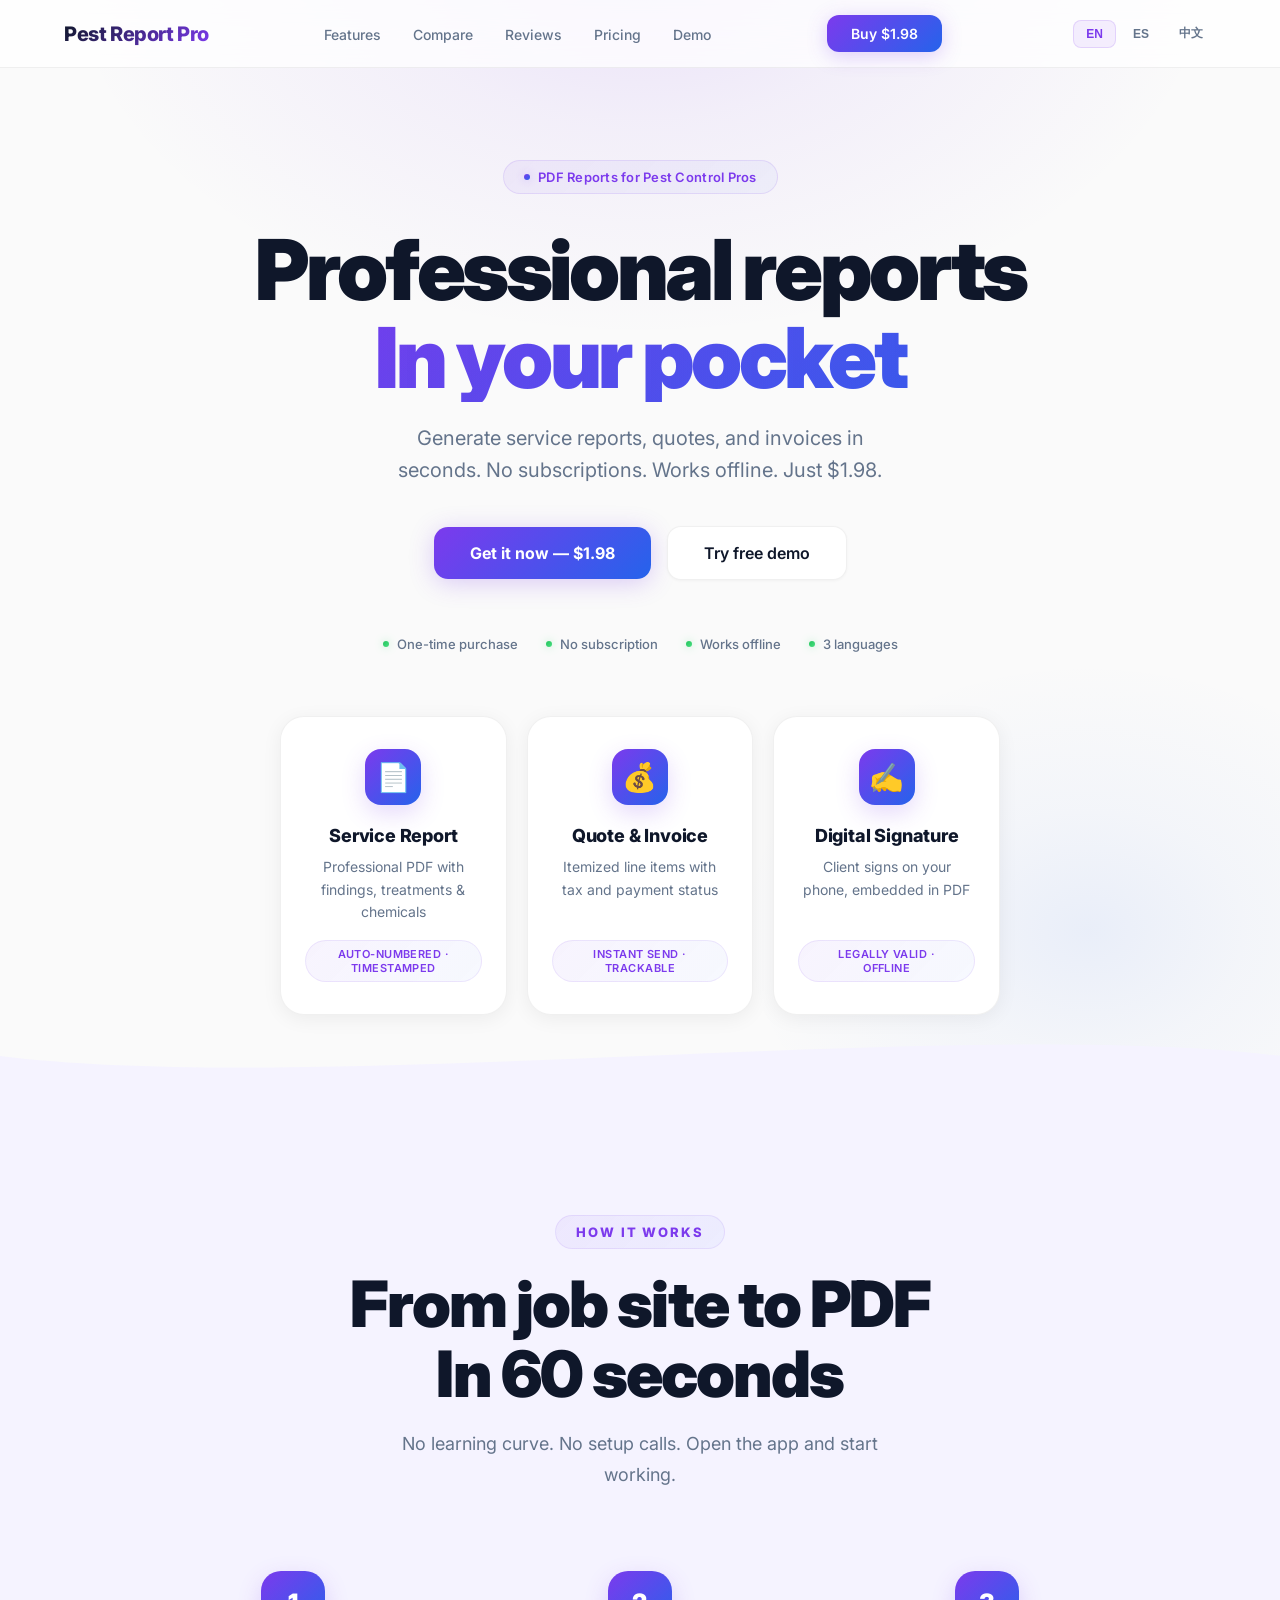
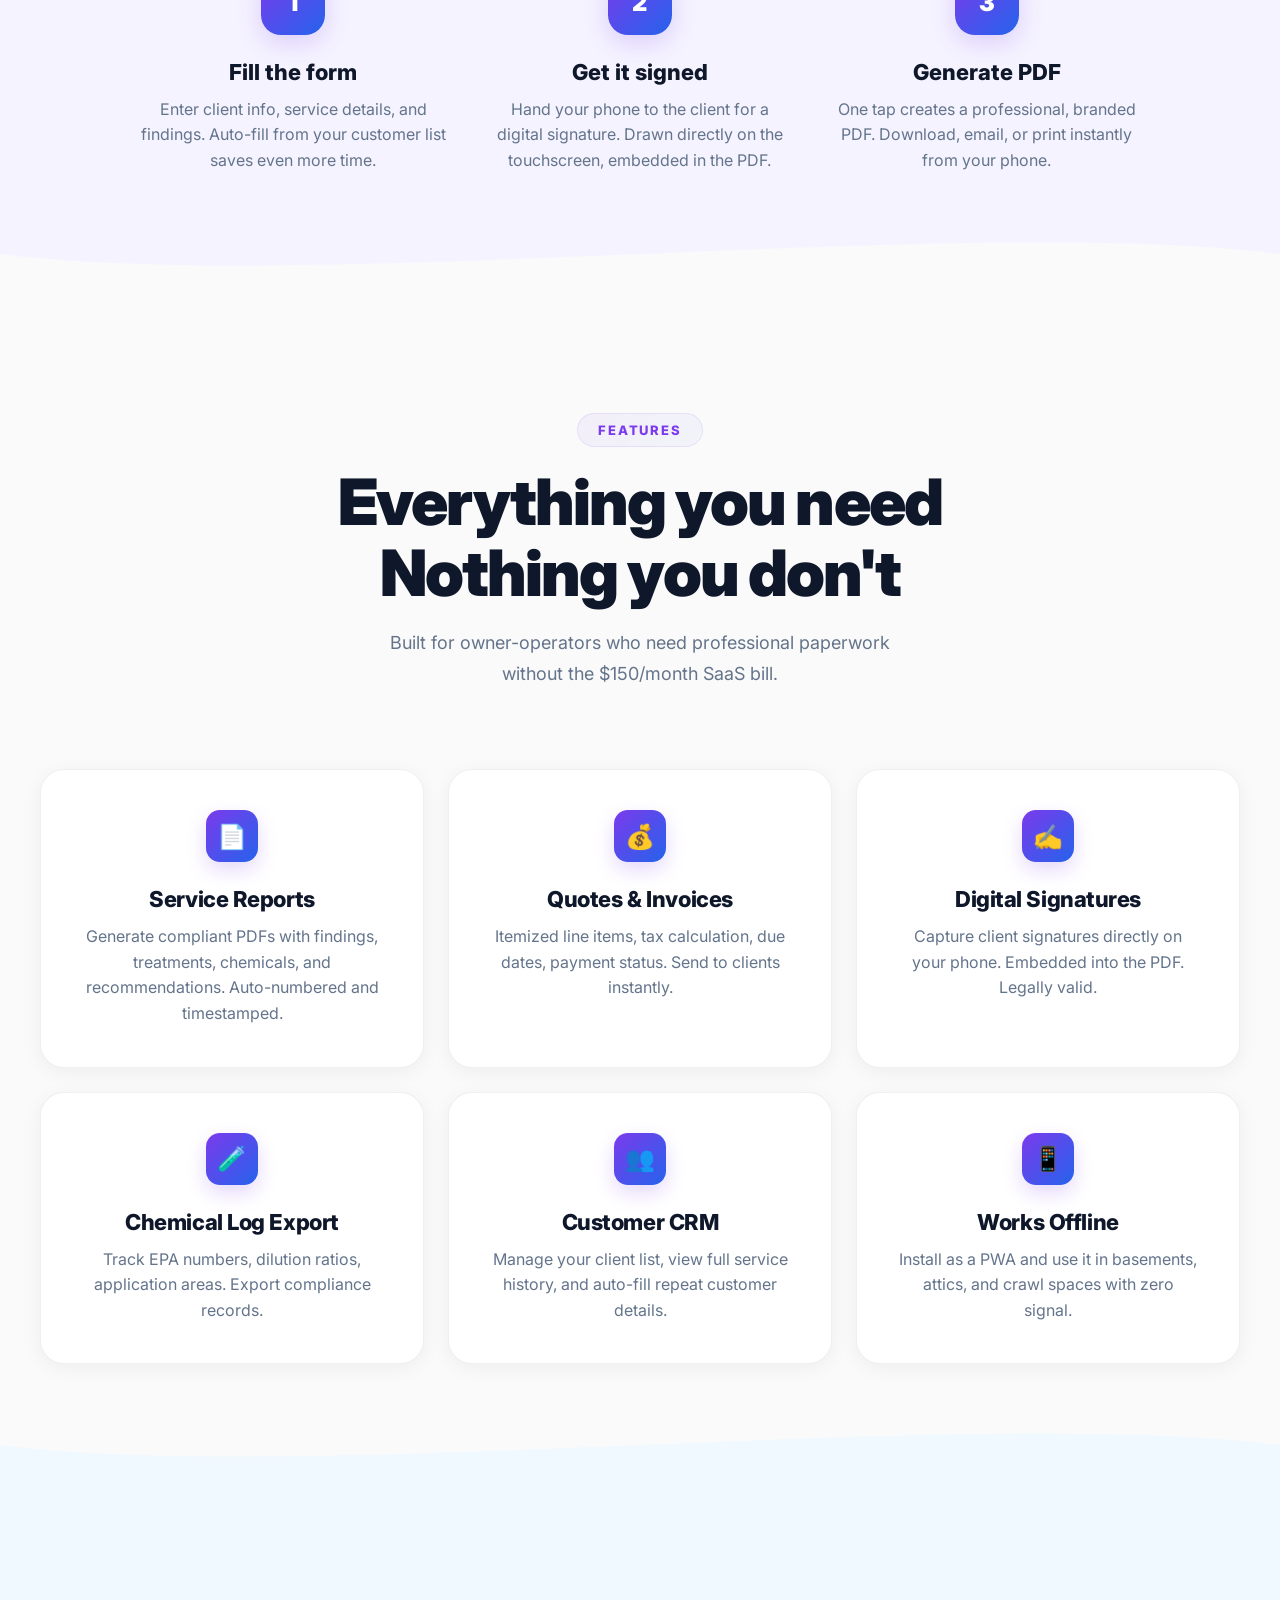
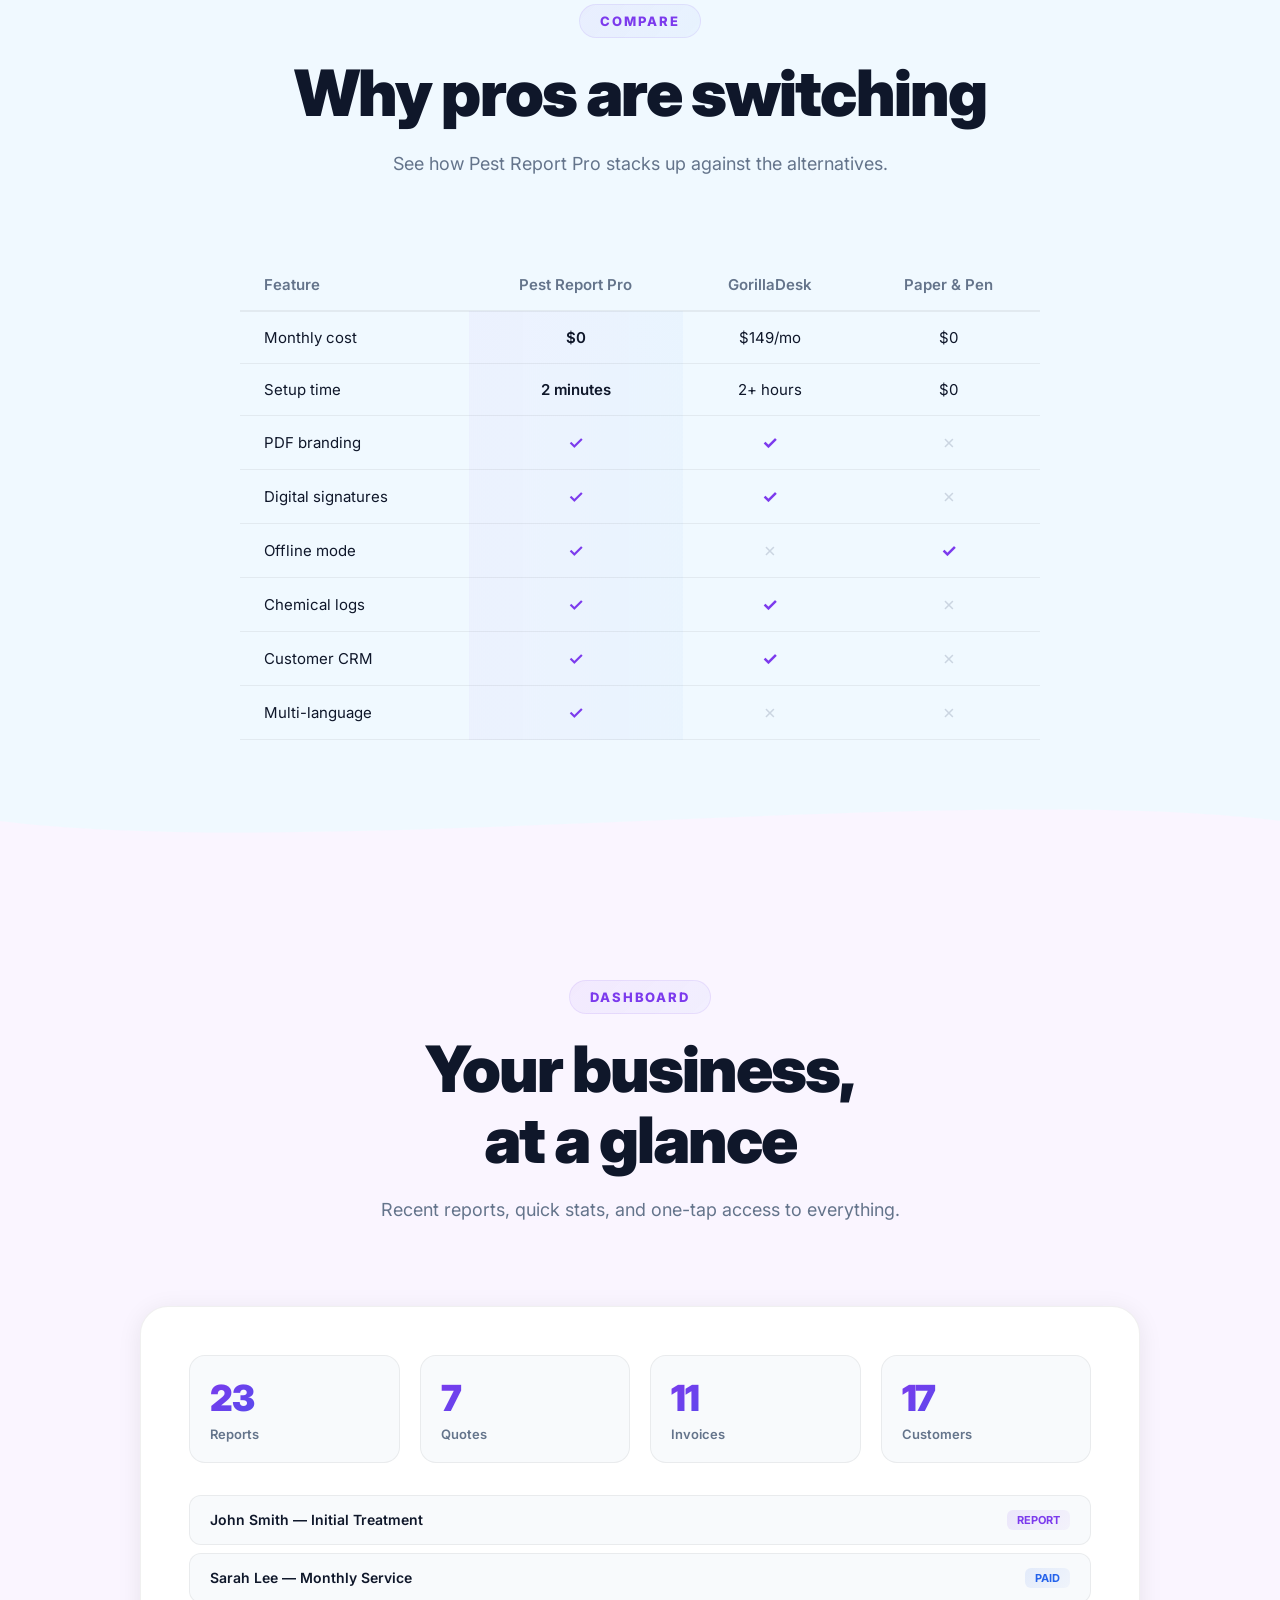
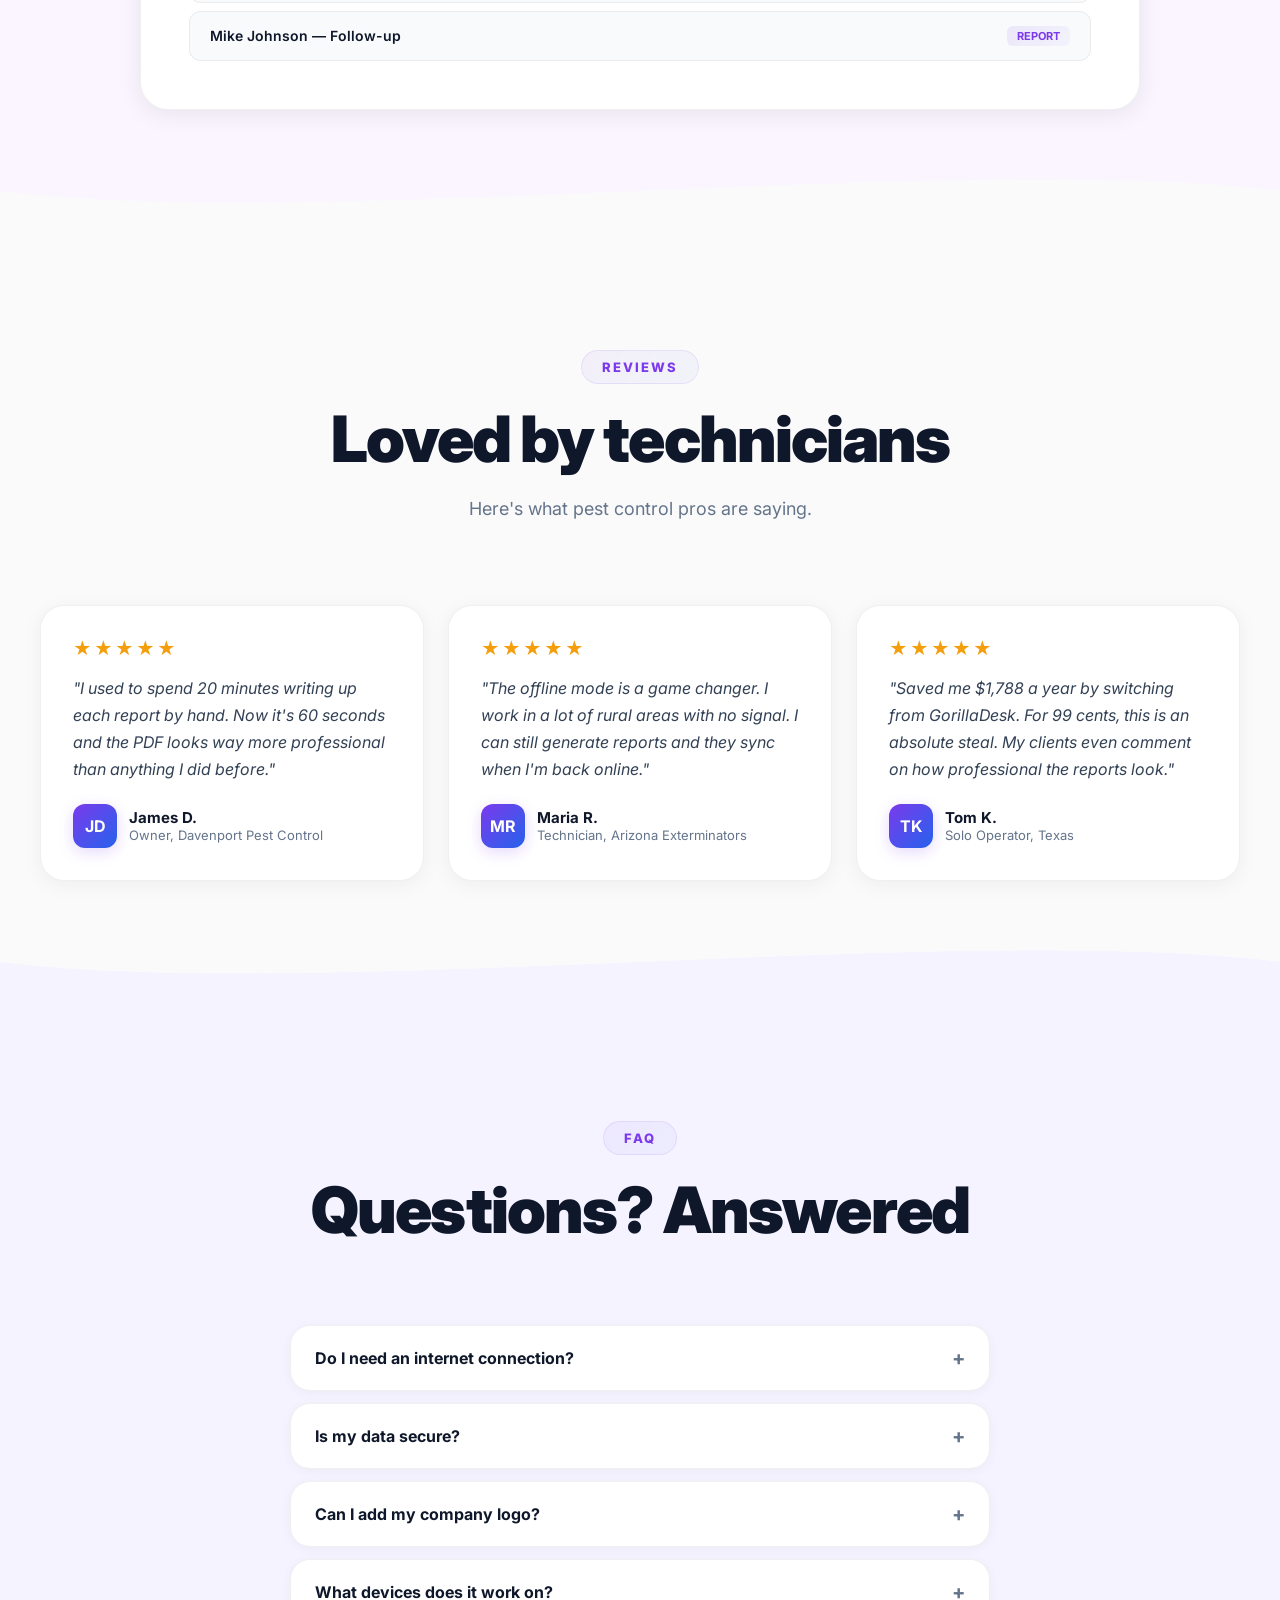
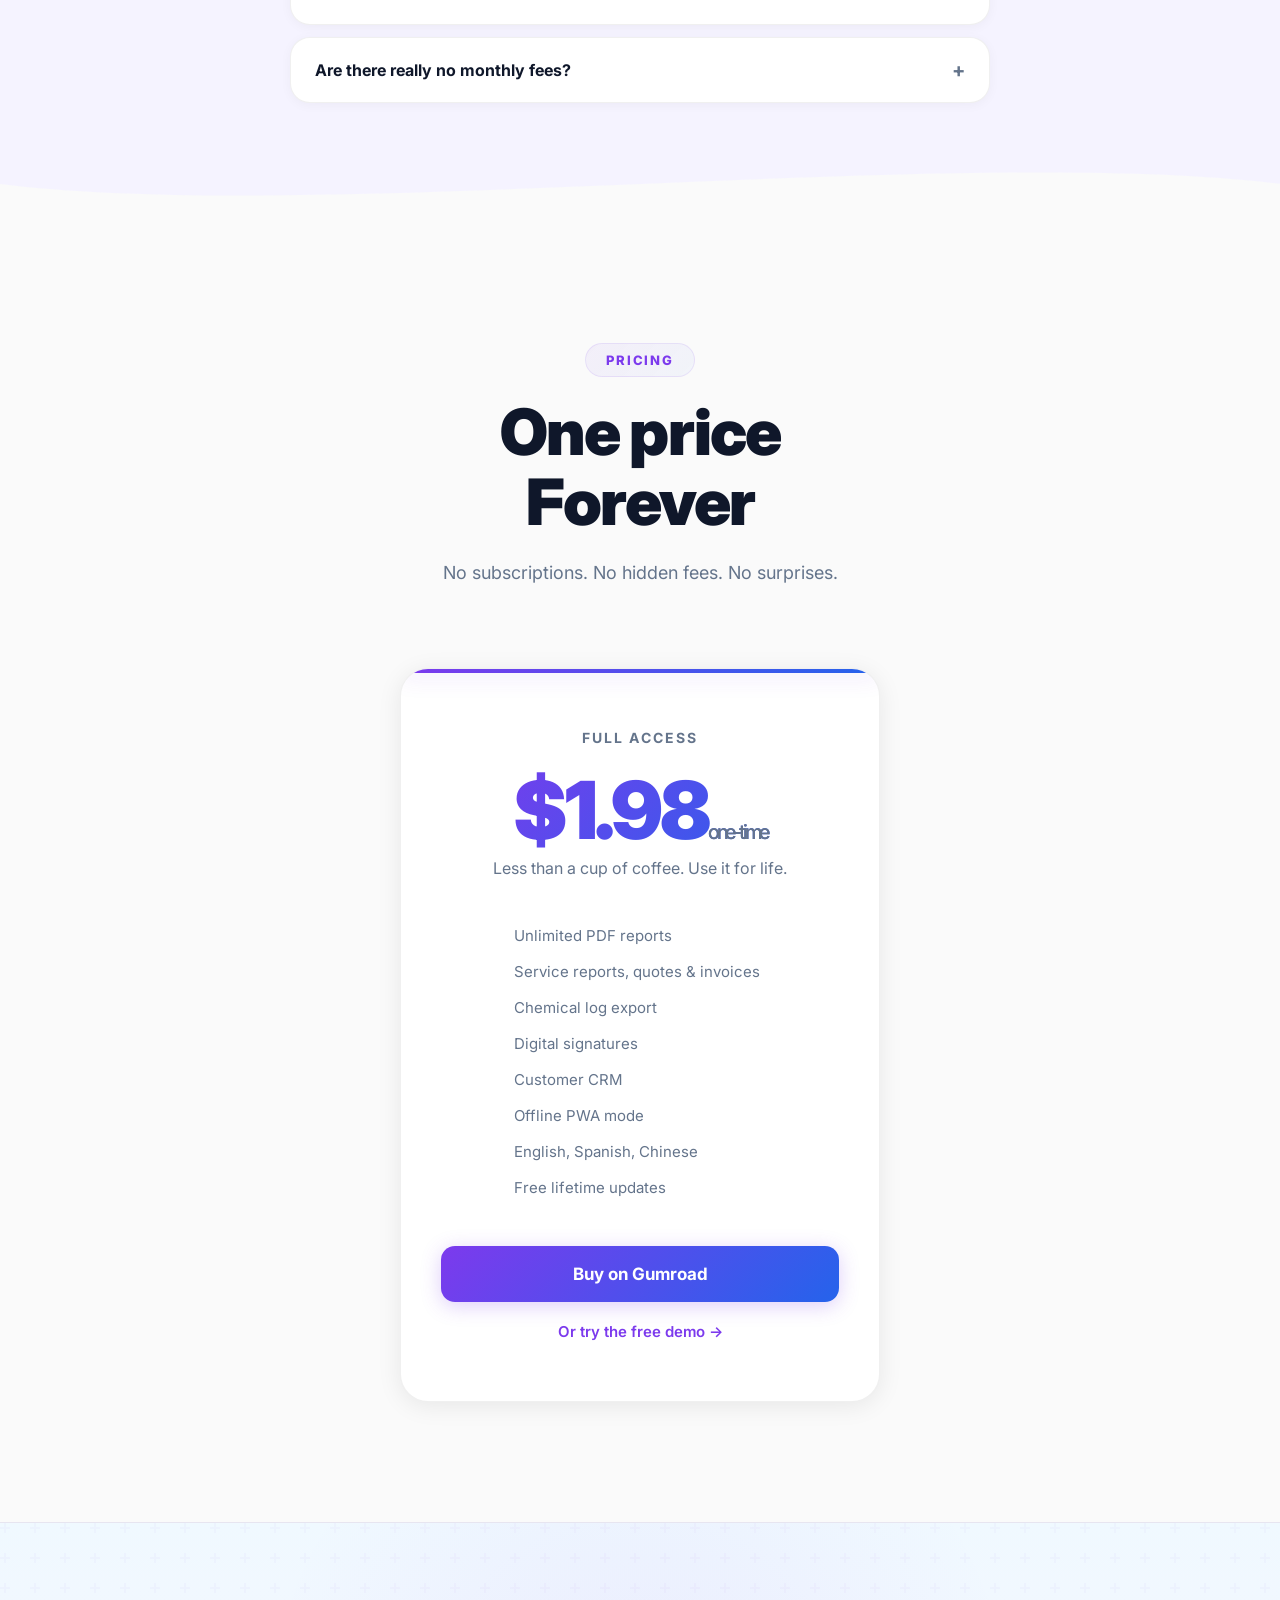
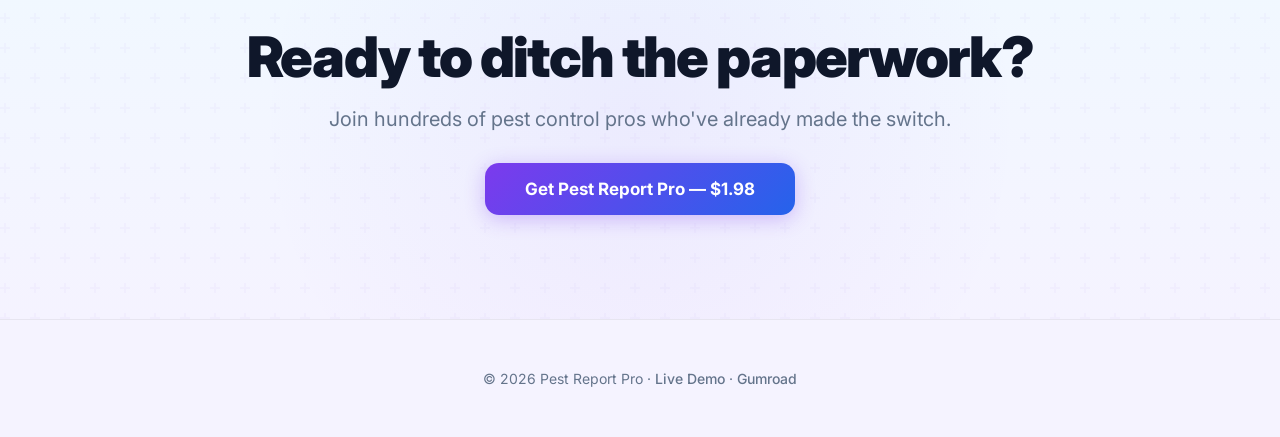
<file: index.html>
<!DOCTYPE html>
<html lang="en">
<head>
  <meta charset="UTF-8">
  <meta name="viewport" content="width=device-width, initial-scale=1.0">
  <title>Pest Report Pro — PDF Reports Made Easy</title>
  <link rel="preconnect" href="https://fonts.googleapis.com">
  <link href="https://fonts.googleapis.com/css2?family=Inter:wght@300;400;500;600;700;800;900&display=swap" rel="stylesheet">
  <style>
    *{margin:0;padding:0;box-sizing:border-box}
    :root{
      --bg:#fafafa;
      --bg-alt:#f5f3ff;
      --bg-warm:#f0f9ff;
      --bg-cool:#faf5ff;
      --text:#0f172a;
      --muted:#64748b;
      --accent:#7c3aed;
      --accent-2:#2563eb;
      --accent-3:#06b6d4;
      --border:rgba(0,0,0,0.06);
      --glow:rgba(124,58,237,.08);
    }
    html{font-family:'Inter',-apple-system,BlinkMacSystemFont,sans-serif;background:var(--bg);color:var(--text);scroll-behavior:smooth}
    ::-webkit-scrollbar{width:6px}
    ::-webkit-scrollbar-track{background:transparent}
    ::-webkit-scrollbar-thumb{background:rgba(124,58,237,.2);border-radius:3px}


    /* ===== SCROLL PROGRESS ===== */
    .scroll-progress{position:fixed;top:0;left:0;height:2px;background:linear-gradient(90deg,var(--accent),var(--accent-2),var(--accent-3));z-index:10000;width:0%;transition:width .1s linear}

    /* ===== NAV ===== */
    nav{position:fixed;top:0;left:0;right:0;z-index:100;height:68px;display:flex;align-items:center;justify-content:center;background:rgba(255,255,255,.75);backdrop-filter:blur(24px) saturate(1.2);border-bottom:1px solid var(--border);transition:all .4s}
    nav.scrolled{background:rgba(255,255,255,.95);border-bottom-color:rgba(124,58,237,.15);box-shadow:0 4px 30px rgba(0,0,0,.08)}
    .nav-inner{width:100%;max-width:1200px;padding:0 24px;display:flex;justify-content:space-between;align-items:center}
    .nav-logo{font-size:20px;font-weight:800;letter-spacing:-0.02em;background:linear-gradient(135deg,var(--text),var(--accent));-webkit-background-clip:text;-webkit-text-fill-color:transparent}
    .nav-links{display:flex;gap:32px;list-style:none}
    .nav-links a{font-size:14px;font-weight:500;color:var(--muted);text-decoration:none;transition:all .3s;position:relative}
    .nav-links a::after{content:'';position:absolute;bottom:-4px;left:0;width:0;height:1.5px;background:linear-gradient(90deg,var(--accent),var(--accent-2));transition:width .3s;border-radius:2px}
    .nav-links a:hover{color:var(--accent)}
    .nav-links a:hover::after{width:100%}
    .nav-cta{padding:10px 24px;border-radius:12px;background:linear-gradient(135deg,var(--accent),var(--accent-2));color:#fff;font-size:14px;font-weight:600;text-decoration:none;transition:all .3s;box-shadow:0 4px 20px rgba(124,58,237,.25);position:relative;overflow:hidden;border:none;cursor:pointer}
    .nav-cta:hover{transform:translateY(-2px);box-shadow:0 8px 30px rgba(124,58,237,.4)}
    .lang-switch{display:flex;gap:4px;align-items:center;margin-left:16px}
    .lang-btn{padding:6px 12px;border-radius:8px;font-size:12px;font-weight:600;color:var(--muted);background:transparent;border:1px solid transparent;cursor:pointer;transition:all .3s}
    .lang-btn:hover{color:var(--text)}
    .lang-btn.active{color:var(--accent);background:rgba(124,58,237,.08);border-color:rgba(124,58,237,.15)}

    /* ===== HERO ===== */
    .hero{position:relative;min-height:100vh;display:flex;flex-direction:column;align-items:center;justify-content:center;text-align:center;padding:160px 24px 80px;overflow:hidden;background:radial-gradient(ellipse 70% 55% at 50% -5%,rgba(124,58,237,.14) 0%,rgba(124,58,237,.06) 30%,transparent 65%),radial-gradient(ellipse 50% 45% at 85% 85%,rgba(37,99,235,.08) 0%,rgba(37,99,235,.03) 25%,transparent 55%),var(--bg)}
    .hero-content{position:relative;z-index:2;max-width:900px}

    /* Badge */
    .hero-badge{display:inline-flex;align-items:center;gap:8px;padding:8px 20px;border-radius:100px;background:linear-gradient(135deg,rgba(124,58,237,.06),rgba(37,99,235,.04));border:1px solid rgba(124,58,237,.12);font-size:13px;font-weight:600;color:var(--accent);margin-bottom:32px;opacity:0;animation:blurIn 1s .2s forwards;letter-spacing:.02em}
    .hero-badge::before{content:'';width:6px;height:6px;border-radius:50%;background:linear-gradient(135deg,var(--accent),var(--accent-2));box-shadow:0 0 8px rgba(124,58,237,.3)}

    /* Title */
    .hero h1{font-size:clamp(42px,7vw,84px);font-weight:900;letter-spacing:-0.04em;line-height:1.05;margin-bottom:20px}
    .hero h1 .line{display:block;opacity:0;animation:blurIn 1.2s cubic-bezier(.16,1,.3,1) forwards}
    .hero h1 .line:nth-child(1){animation-delay:.3s}
    .hero h1 .line:nth-child(2){animation-delay:.5s}
    .hero h1 .gradient{background:linear-gradient(135deg,var(--accent),var(--accent-2));-webkit-background-clip:text;-webkit-text-fill-color:transparent;position:relative}
    .hero h1 .gradient::after{content:attr(data-text);position:absolute;inset:0;background:linear-gradient(90deg,transparent 0%,rgba(124,58,237,.15) 50%,transparent 100%);background-size:200% 100%;-webkit-background-clip:text;-webkit-text-fill-color:transparent;animation:shimmer 5s ease-in-out infinite}
    @keyframes shimmer{0%,100%{background-position:200% 0}50%{background-position:-200% 0}}

    /* Scramble desc */
    .hero-desc{font-size:20px;line-height:1.6;color:var(--muted);max-width:520px;margin:0 auto 40px;min-height:64px}

    /* CTA buttons - magnetic */
    .hero-cta{display:inline-flex;gap:16px;align-items:center;justify-content:center;flex-wrap:wrap;opacity:0;animation:blurIn 1s .9s forwards}
    .btn-main{padding:16px 36px;border-radius:14px;background:linear-gradient(135deg,var(--accent),var(--accent-2));color:#fff;font-size:16px;font-weight:700;text-decoration:none;display:inline-block;transition:all .3s;box-shadow:0 4px 24px rgba(124,58,237,.25);border:none;cursor:pointer;position:relative;overflow:hidden}
    .btn-main::before{content:'';position:absolute;inset:0;background:linear-gradient(135deg,rgba(255,255,255,.2),transparent);opacity:0;transition:opacity .3s}
    .btn-main:hover::before{opacity:1}
    .btn-main:hover{transform:translateY(-2px);box-shadow:0 12px 40px rgba(124,58,237,.35)}
    .btn-ghost{padding:16px 36px;border-radius:14px;background:#fff;color:var(--text);font-size:16px;font-weight:600;text-decoration:none;display:inline-block;border:1px solid var(--border);transition:all .3s;position:relative;overflow:hidden;box-shadow:0 1px 3px rgba(0,0,0,.04)}
    .btn-ghost::before{content:'';position:absolute;inset:0;border-radius:14px;padding:1.5px;background:linear-gradient(135deg,rgba(124,58,237,.4),rgba(37,99,235,.2),transparent 60%);-webkit-mask:linear-gradient(#fff 0 0) content-box,linear-gradient(#fff 0 0);-webkit-mask-composite:xor;mask-composite:exclude;opacity:0;transition:opacity .4s}
    .btn-ghost:hover::before{opacity:1}
    .btn-ghost:hover{border-color:rgba(124,58,237,.25);box-shadow:0 4px 20px rgba(124,58,237,.1);transform:translateY(-1px)}

    /* Trust bar */
    .trust-bar{margin-top:56px;display:flex;flex-wrap:wrap;align-items:center;justify-content:center;gap:28px;opacity:0;animation:blurIn 1s 1.1s forwards}
    .trust-item{display:flex;align-items:center;gap:8px;color:var(--muted);font-size:13px;font-weight:500;white-space:nowrap}
    .trust-dot{width:6px;height:6px;border-radius:50%;background:linear-gradient(135deg,#22c55e,#4ade80);flex-shrink:0;box-shadow:0 0 8px rgba(74,222,128,.4)}

    /* ===== HERO PREVIEW CARDS ===== */
    .hero-preview{display:grid;grid-template-columns:repeat(3,1fr);gap:20px;max-width:720px;margin:64px auto 0;position:relative;z-index:2;opacity:0;animation:fadeUp 1.4s 1s forwards;perspective:1000px}
    .preview-card{background:#fff;border:1px solid var(--border);border-radius:24px;padding:32px 24px;text-align:center;transition:all .4s cubic-bezier(.16,1,.3,1);position:relative;overflow:hidden;transform-style:preserve-3d;display:flex;flex-direction:column;align-items:center;height:100%;box-shadow:0 4px 20px rgba(0,0,0,.06)}
    .preview-card:hover{transform:translateY(-8px);box-shadow:0 20px 60px rgba(0,0,0,.1),0 0 40px rgba(124,58,237,.06)}
    .preview-card:hover .preview-icon{transform:scale(1.15) translateZ(30px)}
    .preview-card:hover .preview-title{transform:translateZ(20px)}
    .preview-card:hover .preview-desc{transform:translateZ(10px)}
    .preview-icon{width:56px;height:56px;border-radius:16px;background:linear-gradient(135deg,var(--accent),var(--accent-2));display:flex;align-items:center;justify-content:center;font-size:28px;color:#fff;margin:0 auto 20px;box-shadow:0 8px 24px rgba(124,58,237,.2);transition:transform .4s cubic-bezier(.16,1,.3,1)}
    .preview-title{font-size:18px;font-weight:800;margin-bottom:10px;letter-spacing:-0.01em;transition:transform .4s}
    .preview-desc{font-size:14px;color:var(--muted);line-height:1.6;margin-bottom:16px;transition:transform .4s}
    .preview-meta{font-size:11px;font-weight:600;color:var(--accent);letter-spacing:.04em;text-transform:uppercase;background:linear-gradient(135deg,rgba(124,58,237,.06),rgba(37,99,235,.04));border:1px solid rgba(124,58,237,.1);padding:6px 14px;border-radius:100px;display:inline-block;margin-top:auto}

    /* ===== WAVE DIVIDERS ===== */
    .wave-divider{position:absolute;left:0;right:0;width:100%;overflow:hidden;line-height:0;z-index:1}
    .wave-divider svg{position:relative;display:block;width:calc(100% + 1.3px);height:80px}
    .wave-top{top:-1px;transform:rotate(180deg)}
    .wave-bottom{bottom:-1px}
    .wave-divider .shape-fill{fill:var(--wave-fill,#f8fafc)}

    /* ===== SECTIONS ===== */
    .section{position:relative;padding:120px 24px;transition:background-color .8s ease}
    .container{max-width:1200px;margin:0 auto}
    .sec-header{text-align:center;margin-bottom:80px}
    .sec-label{display:inline-block;font-size:13px;font-weight:800;color:var(--accent);text-transform:uppercase;letter-spacing:.15em;margin-bottom:20px;text-align:center;padding:8px 20px;border-radius:100px;background:linear-gradient(135deg,rgba(124,58,237,.06),rgba(37,99,235,.04));border:1px solid rgba(124,58,237,.1)}
    .sec-title{font-size:clamp(36px,5vw,64px);font-weight:900;letter-spacing:-0.03em;line-height:1.1;margin-bottom:20px}
    .sec-desc{font-size:18px;line-height:1.7;color:var(--muted);max-width:520px;margin:0 auto}

    /* ===== STEPS ===== */
    .steps{display:grid;grid-template-columns:repeat(3,1fr);gap:40px;max-width:1000px;margin:0 auto}
    .step{text-align:center;opacity:0;transform:translateY(40px);transition:all .8s cubic-bezier(.16,1,.3,1)}
    .step.visible{opacity:1;transform:translateY(0)}
    .step:nth-child(1){transition-delay:.0s}
    .step:nth-child(3){transition-delay:.15s}
    .step:nth-child(5){transition-delay:.3s}
    .step-num{width:64px;height:64px;border-radius:20px;background:linear-gradient(135deg,var(--accent),var(--accent-2));display:flex;align-items:center;justify-content:center;font-size:24px;font-weight:900;color:#fff;margin:0 auto 24px;box-shadow:0 8px 24px rgba(124,58,237,.2);position:relative;overflow:hidden}
    .step-num::before{content:'';position:absolute;inset:0;background:linear-gradient(135deg,rgba(255,255,255,.2),transparent);opacity:0;transition:opacity .3s}
    .step-num:hover::before{opacity:1}
    .step h3{font-size:22px;font-weight:800;margin-bottom:12px}
    .step p{color:var(--muted);font-size:16px;line-height:1.6}
    .step-arrow{display:none}

    /* ===== FEATURE GRID with 3D tilt + BorderGlow ===== */
    .feature-grid{display:grid;grid-template-columns:repeat(auto-fit,minmax(340px,1fr));gap:24px;perspective:1000px}
    .f-card{background:#fff;border:1px solid var(--border);border-radius:24px;padding:40px;text-align:center;transition:all .4s cubic-bezier(.16,1,.3,1);position:relative;overflow:hidden;opacity:0;transform:translateY(40px);transform-style:preserve-3d;box-shadow:0 4px 20px rgba(0,0,0,.05)}
    .f-card.visible{opacity:1;transform:translateY(0)}
    /* BorderGlow overlay */
    .f-card .card-glow{position:absolute;inset:-1px;border-radius:24px;opacity:0;transition:opacity .4s;pointer-events:none;z-index:1}
    .f-card:hover .card-glow{opacity:1}
    /* top accent line */
    .f-card::before{content:'';position:absolute;top:0;left:0;right:0;height:3px;background:linear-gradient(90deg,var(--accent),var(--accent-2));transform:scaleX(0);transition:transform .6s cubic-bezier(.16,1,.3,1);transform-origin:left}
    .f-card:hover::before{transform:scaleX(1)}
    .f-card:hover{transform:translateY(-8px);box-shadow:0 20px 60px rgba(0,0,0,.1),0 0 40px rgba(124,58,237,.06)}
    .f-icon{width:52px;height:52px;border-radius:14px;background:linear-gradient(135deg,var(--accent),var(--accent-2));display:flex;align-items:center;justify-content:center;font-size:24px;color:#fff;margin:0 auto 24px;box-shadow:0 8px 20px rgba(124,58,237,.2);transition:transform .3s}
    .f-card:hover .f-icon{transform:scale(1.1) translateZ(20px)}
    .f-card h3{font-size:22px;font-weight:800;margin-bottom:12px;letter-spacing:-0.02em;transition:transform .3s}
    .f-card:hover h3{transform:translateZ(15px)}
    .f-card p{color:var(--muted);font-size:16px;line-height:1.6;transition:transform .3s}
    .f-card:hover p{transform:translateZ(10px)}

    /* ===== COMPARISON ===== */
    .compare-table{width:100%;max-width:800px;margin:0 auto;border-collapse:collapse;font-size:15px}
    .compare-table th{padding:16px 24px;text-align:left;font-weight:600;color:var(--muted);border-bottom:2px solid var(--border)}
    .compare-table th:nth-child(2),.compare-table th:nth-child(3),.compare-table th:nth-child(4){text-align:center}
    .compare-table td{padding:16px 24px;border-bottom:1px solid var(--border)}
    .compare-table td:nth-child(2),.compare-table td:nth-child(3),.compare-table td:nth-child(4){text-align:center}
    .compare-table tr:hover{background:rgba(124,58,237,.03)}
    .check{color:var(--accent);font-weight:700;font-size:18px}
    .cross{color:#cbd5e1;font-size:18px}
    .highlight-row{background:linear-gradient(90deg,rgba(124,58,237,.04),rgba(37,99,235,.03))!important;font-weight:600}

    /* ===== TESTIMONIALS ===== */
    .testimonials{display:grid;grid-template-columns:repeat(3,1fr);gap:24px}
    .t-card{background:#fff;border:1px solid var(--border);border-radius:24px;padding:32px;transition:all .4s;opacity:0;transform:translateY(30px);position:relative;overflow:hidden;box-shadow:0 4px 20px rgba(0,0,0,.05)}
    .t-card.visible{opacity:1;transform:translateY(0)}
    .t-card:hover{transform:translateY(-4px);box-shadow:0 16px 48px rgba(0,0,0,.1),0 0 30px rgba(124,58,237,.04)}
    .t-stars{color:#f59e0b;font-size:18px;margin-bottom:16px;letter-spacing:2px}
    .t-text{font-size:16px;line-height:1.7;color:#334155;margin-bottom:20px;font-style:italic}
    .t-author{display:flex;align-items:center;gap:12px}
    .t-avatar{width:44px;height:44px;border-radius:12px;background:linear-gradient(135deg,var(--accent),var(--accent-2));display:flex;align-items:center;justify-content:center;color:#fff;font-weight:700;font-size:16px;box-shadow:0 4px 15px rgba(124,58,237,.2)}
    .t-name{font-weight:700;font-size:15px}
    .t-role{font-size:13px;color:var(--muted)}

    /* ===== FAQ ===== */
    .faq-list{max-width:700px;margin:0 auto;display:flex;flex-direction:column;gap:12px}
    .faq-item{background:#fff;border:1px solid var(--border);border-radius:20px;overflow:hidden;transition:all .3s;position:relative;box-shadow:0 2px 12px rgba(0,0,0,.04)}
    .faq-item:hover{border-color:rgba(124,58,237,.15);box-shadow:0 4px 20px rgba(124,58,237,.08)}
    .faq-q{padding:20px 24px;display:flex;justify-content:space-between;align-items:center;cursor:pointer;font-weight:700;font-size:16px;transition:color .3s}
    .faq-q:hover{color:var(--accent)}
    .faq-icon{font-size:20px;color:var(--muted);transition:transform .3s}
    .faq-item.open .faq-icon{transform:rotate(45deg)}
    .faq-a{max-height:0;overflow:hidden;transition:max-height .4s cubic-bezier(.16,1,.3,1),padding .4s}
    .faq-item.open .faq-a{max-height:200px;padding:0 24px 20px}
    .faq-a p{color:var(--muted);line-height:1.7;font-size:15px}

    /* ===== SHOWCASE / DASHBOARD v2 ===== */
    .showcase-card{background:#fff;border:1px solid var(--border);border-radius:28px;padding:48px;max-width:1000px;margin:48px auto 0;box-shadow:0 4px 24px rgba(0,0,0,.08);opacity:0;transform:translateY(30px);transition:all .8s cubic-bezier(.16,1,.3,1);position:relative;overflow:hidden}
    .showcase-card.visible{opacity:1;transform:translateY(0)}
    .showcase-card:hover{box-shadow:0 20px 60px rgba(0,0,0,.12),0 0 40px rgba(124,58,237,.05)}
    .dash-stats{display:grid;grid-template-columns:repeat(4,1fr);gap:20px;margin-bottom:32px}
    .dst{text-align:left;padding:20px;background:#f8fafc;border-radius:16px;border:1px solid var(--border);transition:all .3s}
    .dst:hover{border-color:rgba(124,58,237,.15);box-shadow:0 4px 20px rgba(124,58,237,.08)}
    .dst-num{font-size:36px;font-weight:900;color:var(--text);letter-spacing:-0.03em;background:linear-gradient(135deg,var(--accent),var(--accent-2));-webkit-background-clip:text;-webkit-text-fill-color:transparent}
    .dst-lab{font-size:13px;color:var(--muted);margin-top:6px;font-weight:600}
    .dash-list{display:flex;flex-direction:column;gap:8px}
    .ditem{display:flex;justify-content:space-between;align-items:center;padding:14px 20px;background:#f8fafc;border-radius:12px;font-size:14px;border:1px solid var(--border);transition:all .3s}
    .ditem:hover{border-color:rgba(124,58,237,.15)}
    .ditem span:first-child{color:var(--text);font-weight:600}
    .badge{padding:3px 10px;border-radius:6px;font-size:11px;font-weight:700;text-transform:uppercase}
    .b-violet{background:linear-gradient(135deg,rgba(124,58,237,.1),rgba(124,58,237,.04));color:var(--accent)}
    .b-pink{background:linear-gradient(135deg,rgba(37,99,235,.1),rgba(37,99,235,.04));color:var(--accent-2)}

    /* ===== PRICING ===== */
    .pricing{text-align:center}
    .price-card{background:#fff;border:1px solid var(--border);border-radius:28px;padding:60px 40px;max-width:480px;margin:0 auto;position:relative;overflow:hidden;transition:all .5s;box-shadow:0 4px 24px rgba(0,0,0,.08)}
    .price-card:hover{transform:translateY(-6px);box-shadow:0 30px 60px rgba(0,0,0,.12),0 0 50px rgba(124,58,237,.06);border-color:rgba(124,58,237,.15)}
    .price-card::after{content:'';position:absolute;top:0;left:0;right:0;height:4px;background:linear-gradient(90deg,var(--accent),var(--accent-2));box-shadow:0 4px 20px rgba(124,58,237,.25)}
    .price-card h3{font-size:14px;font-weight:700;color:var(--muted);text-transform:uppercase;letter-spacing:.15em;margin-bottom:16px}
    .price-num{font-size:80px;font-weight:900;letter-spacing:-0.04em;line-height:1;margin:24px 0 8px;background:linear-gradient(135deg,var(--accent),var(--accent-2));-webkit-background-clip:text;-webkit-text-fill-color:transparent}
    .price-num span{font-size:20px;font-weight:500;color:var(--muted);-webkit-text-fill-color:var(--muted)}
    .price-note{color:var(--muted);font-size:16px;margin-bottom:40px}
    .p-features{text-align:left;max-width:320px;margin:0 auto 40px;font-size:15px;color:var(--muted);line-height:2.4}
    .p-features div{display:flex;align-items:center;gap:12px}
    .p-features div::before{content:'';width:22px;height:22px;border-radius:50%;background:linear-gradient(135deg,var(--accent),var(--accent-2));display:flex;align-items:center;justify-content:center;flex-shrink:0;background-image:url("data:image/svg+xml,%3Csvg width='10' height='8' viewBox='0 0 10 8' fill='none' xmlns='http://www.w3.org/2000/svg'%3E%3Cpath d='M1 4L3.5 6.5L9 1' stroke='white' stroke-width='1.5' stroke-linecap='round' stroke-linejoin='round'/%3E%3C/svg%3E");background-repeat:no-repeat;background-position:center}
    .buy-btn{display:inline-block;width:100%;padding:18px;border-radius:14px;background:linear-gradient(135deg,var(--accent),var(--accent-2));color:#fff;font-size:17px;font-weight:700;text-decoration:none;transition:all .3s;border:none;cursor:pointer;box-shadow:0 4px 20px rgba(124,58,237,.25);position:relative;overflow:hidden}
    .buy-btn::before{content:'';position:absolute;inset:0;background:linear-gradient(135deg,rgba(255,255,255,.2),transparent);opacity:0;transition:opacity .3s}
    .buy-btn:hover::before{opacity:1}
    .buy-btn:hover{transform:translateY(-2px);box-shadow:0 10px 40px rgba(124,58,237,.35)}
    .buy-btn::after{content:'';position:absolute;top:-50%;left:-50%;width:200%;height:200%;background:radial-gradient(circle,rgba(255,255,255,.15),transparent 60%);opacity:0;transition:opacity .3s;pointer-events:none}
    .buy-btn:hover::after{opacity:1}

    /* ===== FINAL CTA ===== */
    .final-cta{background:linear-gradient(180deg,var(--bg-warm),var(--bg-alt));padding:100px 24px;text-align:center;position:relative;overflow:hidden;border-top:1px solid var(--border)}
    .final-cta::before{content:'';position:absolute;top:50%;left:50%;transform:translate(-50%,-50%);width:900px;height:900px;background:radial-gradient(circle,rgba(124,58,237,.06) 0%,transparent 60%);pointer-events:none}
    .final-cta::after{content:'';position:absolute;inset:0;background:url("data:image/svg+xml,%3Csvg width='60' height='60' viewBox='0 0 60 60' xmlns='http://www.w3.org/2000/svg'%3E%3Cg fill='none' fill-rule='evenodd'%3E%3Cg fill='rgba(124,58,237,0.03)'%3E%3Cpath d='M36 34v-4h-2v4h-4v2h4v4h2v-4h4v-2h-4zm0-30V0h-2v4h-4v2h4v4h2V6h4V4h-4zM6 34v-4H4v4H0v2h4v4h2v-4h4v-2H6zM6 4V0H4v4H0v2h4v4h2V6h4V4H6z'/%3E%3C/g%3E%3C/g%3E%3C/svg%3E")}
    .final-cta h2{font-size:clamp(36px,5vw,56px);font-weight:900;color:var(--text);letter-spacing:-0.03em;margin-bottom:16px;position:relative;z-index:1}
    .final-cta p{font-size:20px;color:var(--muted);margin-bottom:32px;position:relative;z-index:1}
    .btn-white{padding:16px 40px;border-radius:14px;background:linear-gradient(135deg,var(--accent),var(--accent-2));color:#fff;font-size:17px;font-weight:700;text-decoration:none;display:inline-block;transition:all .3s;position:relative;z-index:1;box-shadow:0 4px 20px rgba(124,58,237,.3);border:none;cursor:pointer;overflow:hidden}
    .btn-white::before{content:'';position:absolute;inset:0;background:linear-gradient(135deg,rgba(255,255,255,.2),transparent);opacity:0;transition:opacity .3s}
    .btn-white:hover::before{opacity:1}
    .btn-white:hover{transform:translateY(-3px);box-shadow:0 12px 40px rgba(124,58,237,.4)}

    /* ===== FOOTER ===== */
    footer{padding:50px 24px;text-align:center;border-top:1px solid var(--border);background:var(--bg-alt)}
    footer p{font-size:14px;color:var(--muted)}
    footer a{color:var(--muted);text-decoration:none;transition:color .3s;font-weight:500}
    footer a:hover{color:var(--accent)}

    /* ===== ANIMATIONS ===== */
    @keyframes fadeUp{to{opacity:1;transform:translateY(0)}}
    @keyframes blurIn{from{filter:blur(20px);opacity:0;transform:translateY(30px) scale(0.96)}to{filter:blur(0);opacity:1;transform:translateY(0) scale(1)}}
    .scroll-reveal{opacity:0;transform:translateY(40px);transition:all .9s cubic-bezier(.16,1,.3,1)}
    .scroll-reveal:nth-child(1){transition-delay:.0s}
    .scroll-reveal:nth-child(2){transition-delay:.1s}
    .scroll-reveal:nth-child(3){transition-delay:.2s}
    .scroll-reveal:nth-child(4){transition-delay:.3s}
    .scroll-reveal:nth-child(5){transition-delay:.4s}
    .scroll-reveal:nth-child(6){transition-delay:.5s}
    .scroll-reveal.visible{opacity:1;transform:translateY(0)}

    /* ===== BORDER GLOW (React Bits style) ===== */
    .card-glow{position:absolute;inset:-1px;border-radius:inherit;opacity:0;transition:opacity .4s;pointer-events:none;z-index:1;background:radial-gradient(600px circle at var(--x,50%) var(--y,50%),rgba(124,58,237,.18),transparent 40%)}
    .preview-card{position:relative}
    .preview-card .card-glow{border-radius:24px}
    .preview-card:hover .card-glow{opacity:1}
    .preview-card:hover{box-shadow:0 20px 60px rgba(0,0,0,.1),0 0 40px rgba(124,58,237,.06)}
    .t-card{position:relative}
    .t-card .card-glow{border-radius:24px}
    .t-card:hover .card-glow{opacity:1}
    .t-card:hover{box-shadow:0 16px 48px rgba(0,0,0,.1),0 0 30px rgba(124,58,237,.04)}
    .price-card{position:relative}
    .price-card .card-glow{border-radius:28px}
    .price-card:hover .card-glow{opacity:1}
    .showcase-card{position:relative}
    .showcase-card .card-glow{border-radius:28px}
    .showcase-card:hover .card-glow{opacity:1}
    .faq-item{position:relative}
    .faq-item .card-glow{border-radius:20px}
    .faq-item:hover .card-glow{opacity:1}

    /* ===== RESPONSIVE ===== */
    @media(max-width:768px){
      .nav-links{display:none}
      .nav-cta{padding:6px 14px;font-size:12px}
      .hero{padding:120px 20px 60px}
      .hero-preview{grid-template-columns:1fr;max-width:340px;margin-top:40px}
      .preview-card{padding:28px 20px}
      .steps{grid-template-columns:1fr}
      .step-arrow{display:block;text-align:center;font-size:32px;color:var(--border);margin:-12px 0}
      .testimonials{grid-template-columns:1fr}
      .dash-stats{grid-template-columns:repeat(2,1fr)}
      .compare-table{font-size:13px}
      .compare-table th,.compare-table td{padding:12px 16px}
      .section{padding:80px 20px}
      .wave-divider svg{height:40px}
      .trust-bar{gap:12px}
      .trust-item{font-size:12px;gap:6px}
      .trust-dot{width:6px;height:6px}
    }
  </style>
</head>
<body>

  <!-- Scroll Progress -->
  <div class="scroll-progress" id="scrollProgress"></div>

  <!-- Nav -->
  <nav id="navbar">
    <div class="nav-inner">
      <div class="nav-logo">Pest Report Pro</div>
      <ul class="nav-links">
        <li><a href="#features" data-i18n="navFeatures">Features</a></li>
        <li><a href="#compare" data-i18n="navCompare">Compare</a></li>
        <li><a href="#testimonials" data-i18n="navReviews">Reviews</a></li>
        <li><a href="#pricing" data-i18n="navPricing">Pricing</a></li>
        <li><a href="./app.html" data-i18n="navDemo">Demo</a></li>
      </ul>
      <a href="https://fateecho.gumroad.com/l/pest-report-pro" class="nav-cta magnetic" target="_blank" data-i18n="navBuy">Buy $1.98</a>
      <div class="lang-switch">
        <button class="lang-btn active" data-lang="en" onclick="I18n.setLang('en')">EN</button>
        <button class="lang-btn" data-lang="es" onclick="I18n.setLang('es')">ES</button>
        <button class="lang-btn" data-lang="zh" onclick="I18n.setLang('zh')">中文</button>
      </div>
    </div>
  </nav>

  <!-- HERO -->
  <section class="hero" id="hero">
    <div class="hero-content">
      <div class="hero-badge" data-i18n="heroBadge">PDF Reports for Pest Control Pros</div>
      <h1>
        <span class="line" data-i18n="heroLine1">Professional reports</span>
        <span class="line gradient" data-i18n="heroLine2" data-text="In your pocket">In your pocket</span>
      </h1>
      <p class="hero-desc" data-i18n="heroDesc">Generate service reports, quotes, and invoices in seconds. No subscriptions. Works offline. Just $1.98.</p>
      <div class="hero-cta">
        <a href="https://fateecho.gumroad.com/l/pest-report-pro" class="btn-main magnetic" target="_blank" data-i18n="heroCta1">Get it now — $1.98</a>
        <a href="./app.html" class="btn-ghost magnetic" data-i18n="heroCta2">Try free demo</a>
      </div>
    </div>

    <div class="trust-bar">
      <div class="trust-item"><span class="trust-dot"></span><span data-i18n="trust1">One-time purchase</span></div>
      <div class="trust-item"><span class="trust-dot"></span><span data-i18n="trust2">No subscription</span></div>
      <div class="trust-item"><span class="trust-dot"></span><span data-i18n="trust3">Works offline</span></div>
      <div class="trust-item"><span class="trust-dot"></span><span data-i18n="trust4">3 languages</span></div>
    </div>

    <!-- Hero Preview Cards -->
    <div class="hero-preview">
      <div class="preview-card" data-tilt>
        <div class="preview-icon">📄</div>
        <div class="preview-title" data-i18n="previewTitle1">Service Report</div>
        <div class="preview-desc" data-i18n="previewDesc1">Professional PDF with findings, treatments & chemicals</div>
        <div class="preview-meta" data-i18n="previewMeta1">Auto-numbered · Timestamped</div>
      </div>
      <div class="preview-card" data-tilt>
        <div class="preview-icon">💰</div>
        <div class="preview-title" data-i18n="previewTitle2">Quote & Invoice</div>
        <div class="preview-desc" data-i18n="previewDesc2">Itemized line items with tax and payment status</div>
        <div class="preview-meta" data-i18n="previewMeta2">Instant send · Trackable</div>
      </div>
      <div class="preview-card" data-tilt>
        <div class="preview-icon">✍️</div>
        <div class="preview-title" data-i18n="previewTitle3">Digital Signature</div>
        <div class="preview-desc" data-i18n="previewDesc3">Client signs on your phone, embedded in PDF</div>
        <div class="preview-meta" data-i18n="previewMeta3">Legally valid · Offline</div>
      </div>
    </div>

    <div class="wave-divider wave-bottom" style="color:var(--bg-alt)"><svg viewBox="0 0 1440 60" preserveAspectRatio="none"><path d="M0,30 C360,60 1080,0 1440,30 L1440,60 L0,60 Z" fill="currentColor"/></svg></div>
  </section>

  <!-- HOW IT WORKS -->
  <section class="section" id="how" style="background:var(--bg-alt)">
    <div class="container">
      <div class="sec-header scroll-reveal">
        <div class="sec-label" data-i18n="howLabel">How It Works</div>
        <h2 class="sec-title"><span data-i18n="howTitle1">From job site to PDF</span><br><span data-i18n="howTitle2">In 60 seconds</span></h2>
        <p class="sec-desc" data-i18n="howDesc">No learning curve. No setup calls. Open the app and start working.</p>
      </div>
      <div class="steps">
        <div class="step scroll-reveal">
          <div class="step-num">1</div>
          <h3 data-i18n="step1Title">Fill the form</h3>
          <p data-i18n="step1Desc">Enter client info, service details, and findings. Auto-fill from your customer list saves even more time.</p>
        </div>
        <div class="step-arrow">↓</div>
        <div class="step scroll-reveal">
          <div class="step-num">2</div>
          <h3 data-i18n="step2Title">Get it signed</h3>
          <p data-i18n="step2Desc">Hand your phone to the client for a digital signature. Drawn directly on the touchscreen, embedded in the PDF.</p>
        </div>
        <div class="step-arrow">↓</div>
        <div class="step scroll-reveal">
          <div class="step-num">3</div>
          <h3 data-i18n="step3Title">Generate PDF</h3>
          <p data-i18n="step3Desc">One tap creates a professional, branded PDF. Download, email, or print instantly from your phone.</p>
        </div>
      </div>
    </div>
    <div class="wave-divider wave-bottom" style="color:var(--bg)"><svg viewBox="0 0 1440 60" preserveAspectRatio="none"><path d="M0,30 C360,60 1080,0 1440,30 L1440,60 L0,60 Z" fill="currentColor"/></svg></div>
  </section>

  <!-- FEATURES -->
  <section class="section" id="features">
    <div class="container">
      <div class="sec-header scroll-reveal">
        <div class="sec-label" data-i18n="featLabel">Features</div>
        <h2 class="sec-title"><span data-i18n="featTitle1">Everything you need</span><br><span data-i18n="featTitle2">Nothing you don't</span></h2>
        <p class="sec-desc" data-i18n="featDesc">Built for owner-operators who need professional paperwork without the $150/month SaaS bill.</p>
      </div>
      <div class="feature-grid">
        <div class="f-card scroll-reveal" data-tilt>
          <div class="f-icon">📄</div>
          <h3 data-i18n="feat1Title">Service Reports</h3>
          <p data-i18n="feat1Desc">Generate compliant PDFs with findings, treatments, chemicals, and recommendations. Auto-numbered and timestamped.</p>
        </div>
        <div class="f-card scroll-reveal" data-tilt>
          <div class="f-icon">💰</div>
          <h3 data-i18n="feat2Title">Quotes & Invoices</h3>
          <p data-i18n="feat2Desc">Itemized line items, tax calculation, due dates, payment status. Send to clients instantly.</p>
        </div>
        <div class="f-card scroll-reveal" data-tilt>
          <div class="f-icon">✍️</div>
          <h3 data-i18n="feat3Title">Digital Signatures</h3>
          <p data-i18n="feat3Desc">Capture client signatures directly on your phone. Embedded into the PDF. Legally valid.</p>
        </div>
        <div class="f-card scroll-reveal" data-tilt>
          <div class="f-icon">🧪</div>
          <h3 data-i18n="feat4Title">Chemical Log Export</h3>
          <p data-i18n="feat4Desc">Track EPA numbers, dilution ratios, application areas. Export compliance records.</p>
        </div>
        <div class="f-card scroll-reveal" data-tilt>
          <div class="f-icon">👥</div>
          <h3 data-i18n="feat5Title">Customer CRM</h3>
          <p data-i18n="feat5Desc">Manage your client list, view full service history, and auto-fill repeat customer details.</p>
        </div>
        <div class="f-card scroll-reveal" data-tilt>
          <div class="f-icon">📱</div>
          <h3 data-i18n="feat6Title">Works Offline</h3>
          <p data-i18n="feat6Desc">Install as a PWA and use it in basements, attics, and crawl spaces with zero signal.</p>
        </div>
      </div>
    </div>
    <div class="wave-divider wave-bottom" style="color:var(--bg-warm)"><svg viewBox="0 0 1440 60" preserveAspectRatio="none"><path d="M0,30 C360,60 1080,0 1440,30 L1440,60 L0,60 Z" fill="currentColor"/></svg></div>
  </section>

  <!-- COMPARISON -->
  <section class="section" id="compare" style="background:var(--bg-warm)">
    <div class="container">
      <div class="sec-header scroll-reveal">
        <div class="sec-label" data-i18n="compareLabel">Compare</div>
        <h2 class="sec-title" data-i18n="compareTitle">Why pros are switching</h2>
        <p class="sec-desc" data-i18n="compareDesc">See how Pest Report Pro stacks up against the alternatives.</p>
      </div>
      <div class="scroll-reveal">
        <table class="compare-table">
          <thead>
            <tr>
              <th data-i18n="compareFeature">Feature</th>
              <th data-i18n="compareUs">Pest Report Pro</th>
              <th data-i18n="compareGorilla">GorillaDesk</th>
              <th data-i18n="comparePaper">Paper & Pen</th>
            </tr>
          </thead>
          <tbody>
            <tr><td data-i18n="compareCost">Monthly cost</td><td class="highlight-row">$0</td><td>$149/mo</td><td>$0</td></tr>
            <tr><td data-i18n="compareSetup">Setup time</td><td class="highlight-row">2 minutes</td><td>2+ hours</td><td>$0</td></tr>
            <tr><td data-i18n="compareBranding">PDF branding</td><td class="check highlight-row">✓</td><td class="check">✓</td><td class="cross">✗</td></tr>
            <tr><td data-i18n="compareSign">Digital signatures</td><td class="check highlight-row">✓</td><td class="check">✓</td><td class="cross">✗</td></tr>
            <tr><td data-i18n="compareOffline">Offline mode</td><td class="check highlight-row">✓</td><td class="cross">✗</td><td class="check">✓</td></tr>
            <tr><td data-i18n="compareChem">Chemical logs</td><td class="check highlight-row">✓</td><td class="check">✓</td><td class="cross">✗</td></tr>
            <tr><td data-i18n="compareCRM">Customer CRM</td><td class="check highlight-row">✓</td><td class="check">✓</td><td class="cross">✗</td></tr>
            <tr><td data-i18n="compareLang">Multi-language</td><td class="check highlight-row">✓</td><td class="cross">✗</td><td class="cross">✗</td></tr>
          </tbody>
        </table>
      </div>
    </div>
    <div class="wave-divider wave-bottom" style="color:var(--bg-cool)"><svg viewBox="0 0 1440 60" preserveAspectRatio="none"><path d="M0,30 C360,60 1080,0 1440,30 L1440,60 L0,60 Z" fill="currentColor"/></svg></div>
  </section>

  <!-- DASHBOARD SHOWCASE -->
  <section class="section" id="showcase" style="background:var(--bg-cool)">
    <div class="container">
      <div class="sec-header scroll-reveal">
        <div class="sec-label" data-i18n="dashLabel">Dashboard</div>
        <h2 class="sec-title"><span data-i18n="dashTitle1">Your business,</span><br><span data-i18n="dashTitle2">at a glance</span></h2>
        <p class="sec-desc" data-i18n="dashDesc">Recent reports, quick stats, and one-tap access to everything.</p>
      </div>
      <div class="showcase-card scroll-reveal">
        <div class="dash-stats">
          <div class="dst"><div class="dst-num" data-count="24">0</div><div class="dst-lab" data-i18n="dashReports">Reports</div></div>
          <div class="dst"><div class="dst-num" data-count="8">0</div><div class="dst-lab" data-i18n="dashQuotes">Quotes</div></div>
          <div class="dst"><div class="dst-num" data-count="12">0</div><div class="dst-lab" data-i18n="dashInvoices">Invoices</div></div>
          <div class="dst"><div class="dst-num" data-count="18">0</div><div class="dst-lab" data-i18n="dashCustomers">Customers</div></div>
        </div>
        <div class="dash-list">
          <div class="ditem"><span>John Smith — Initial Treatment</span><span class="badge b-violet" data-i18n="compareBranding">Report</span></div>
          <div class="ditem"><span>Sarah Lee — Monthly Service</span><span class="badge b-pink">Paid</span></div>
          <div class="ditem"><span>Mike Johnson — Follow-up</span><span class="badge b-violet" data-i18n="compareBranding">Report</span></div>
        </div>
      </div>
    </div>
    <div class="wave-divider wave-bottom" style="color:var(--bg)"><svg viewBox="0 0 1440 60" preserveAspectRatio="none"><path d="M0,30 C360,60 1080,0 1440,30 L1440,60 L0,60 Z" fill="currentColor"/></svg></div>
  </section>

  <!-- TESTIMONIALS -->
  <section class="section" id="testimonials">
    <div class="container">
      <div class="sec-header scroll-reveal">
        <div class="sec-label" data-i18n="reviewLabel">Reviews</div>
        <h2 class="sec-title" data-i18n="reviewTitle">Loved by technicians</h2>
        <p class="sec-desc" data-i18n="reviewDesc">Here's what pest control pros are saying.</p>
      </div>
      <div class="testimonials">
        <div class="t-card scroll-reveal">
          <div class="t-stars">★★★★★</div>
          <p class="t-text" data-i18n="t1Text">"I used to spend 20 minutes writing up each report by hand. Now it's 60 seconds and the PDF looks way more professional than anything I did before."</p>
          <div class="t-author">
            <div class="t-avatar">JD</div>
            <div><div class="t-name" data-i18n="t1Name">James D.</div><div class="t-role" data-i18n="t1Role">Owner, Davenport Pest Control</div></div>
          </div>
        </div>
        <div class="t-card scroll-reveal">
          <div class="t-stars">★★★★★</div>
          <p class="t-text" data-i18n="t2Text">"The offline mode is a game changer. I work in a lot of rural areas with no signal. I can still generate reports and they sync when I'm back online."</p>
          <div class="t-author">
            <div class="t-avatar">MR</div>
            <div><div class="t-name" data-i18n="t2Name">Maria R.</div><div class="t-role" data-i18n="t2Role">Technician, Arizona Exterminators</div></div>
          </div>
        </div>
        <div class="t-card scroll-reveal">
          <div class="t-stars">★★★★★</div>
          <p class="t-text" data-i18n="t3Text">"Saved me $1,788 a year by switching from GorillaDesk. For 99 cents, this is an absolute steal. My clients even comment on how professional the reports look."</p>
          <div class="t-author">
            <div class="t-avatar">TK</div>
            <div><div class="t-name" data-i18n="t3Name">Tom K.</div><div class="t-role" data-i18n="t3Role">Solo Operator, Texas</div></div>
          </div>
        </div>
      </div>
    </div>
    <div class="wave-divider wave-bottom" style="color:var(--bg-alt)"><svg viewBox="0 0 1440 60" preserveAspectRatio="none"><path d="M0,30 C360,60 1080,0 1440,30 L1440,60 L0,60 Z" fill="currentColor"/></svg></div>
  </section>

  <!-- FAQ -->
  <section class="section" id="faq" style="background:var(--bg-alt)">
    <div class="container">
      <div class="sec-header scroll-reveal">
        <div class="sec-label" data-i18n="faqLabel">FAQ</div>
        <h2 class="sec-title" data-i18n="faqTitle">Questions? Answered</h2>
      </div>
      <div class="faq-list">
        <div class="faq-item scroll-reveal">
          <div class="faq-q" onclick="this.parentElement.classList.toggle('open')">
            <span data-i18n="faq1Q">Do I need an internet connection?</span>
            <span class="faq-icon">+</span>
          </div>
          <div class="faq-a"><p data-i18n="faq1A">Nope. Pest Report Pro is a PWA (Progressive Web App). Once installed, it works completely offline. All your data is stored locally on your device.</p></div>
        </div>
        <div class="faq-item scroll-reveal">
          <div class="faq-q" onclick="this.parentElement.classList.toggle('open')">
            <span data-i18n="faq2Q">Is my data secure?</span>
            <span class="faq-icon">+</span>
          </div>
          <div class="faq-a"><p data-i18n="faq2A">Yes. Everything is stored locally on your phone or computer. No cloud servers, no data breaches, no one else can access your client information.</p></div>
        </div>
        <div class="faq-item scroll-reveal">
          <div class="faq-q" onclick="this.parentElement.classList.toggle('open')">
            <span data-i18n="faq3Q">Can I add my company logo?</span>
            <span class="faq-icon">+</span>
          </div>
          <div class="faq-a"><p data-i18n="faq3A">Absolutely. Go to Settings, upload your logo, add your license number, and set your technician signature. Every PDF will be branded with your company info.</p></div>
        </div>
        <div class="faq-item scroll-reveal">
          <div class="faq-q" onclick="this.parentElement.classList.toggle('open')">
            <span data-i18n="faq4Q">What devices does it work on?</span>
            <span class="faq-icon">+</span>
          </div>
          <div class="faq-a"><p data-i18n="faq4A">iPhone, Android, iPad, tablet, desktop — any device with a modern web browser. Install it to your home screen for the best experience.</p></div>
        </div>
        <div class="faq-item scroll-reveal">
          <div class="faq-q" onclick="this.parentElement.classList.toggle('open')">
            <span data-i18n="faq5Q">Are there really no monthly fees?</span>
            <span class="faq-icon">+</span>
          </div>
          <div class="faq-a"><p data-i18n="faq5A">Really. $1.98 one-time purchase. That's it. No subscriptions, no upsells, no hidden costs. Free updates for life.</p></div>
        </div>
      </div>
    </div>
    <div class="wave-divider wave-bottom" style="color:var(--bg)"><svg viewBox="0 0 1440 60" preserveAspectRatio="none"><path d="M0,30 C360,60 1080,0 1440,30 L1440,60 L0,60 Z" fill="currentColor"/></svg></div>
  </section>

  <!-- PRICING -->
  <section class="section pricing" id="pricing">
    <div class="container">
      <div class="sec-header scroll-reveal">
        <div class="sec-label" data-i18n="priceLabel">Pricing</div>
        <h2 class="sec-title"><span data-i18n="priceTitle1">One price</span><br><span data-i18n="priceTitle2">Forever</span></h2>
        <p class="sec-desc" data-i18n="priceDesc">No subscriptions. No hidden fees. No surprises.</p>
      </div>
      <div class="price-card scroll-reveal">
        <h3 data-i18n="pricePlan">Full Access</h3>
        <div class="price-num">$1.98<span data-i18n="priceNote">one-time</span></div>
        <p class="price-note" data-i18n="priceNote">Less than a cup of coffee. Use it for life.</p>
        <div class="p-features">
          <div data-i18n="priceFeat1">Unlimited PDF reports</div>
          <div data-i18n="priceFeat2">Service reports, quotes & invoices</div>
          <div data-i18n="priceFeat3">Chemical log export</div>
          <div data-i18n="priceFeat4">Digital signatures</div>
          <div data-i18n="priceFeat5">Customer CRM</div>
          <div data-i18n="priceFeat6">Offline PWA mode</div>
          <div data-i18n="priceFeat7">English, Spanish, Chinese</div>
          <div data-i18n="priceFeat8">Free lifetime updates</div>
        </div>
        <a href="https://fateecho.gumroad.com/l/pest-report-pro" class="buy-btn magnetic" target="_blank" data-i18n="buyBtn">Buy on Gumroad</a>
        <a href="./app.html" style="display:inline-block;margin-top:16px;color:var(--accent);font-size:15px;font-weight:600;text-decoration:none" data-i18n="tryDemo">Or try the free demo →</a>
      </div>
    </div>
  </section>

  <!-- FINAL CTA -->
  <section class="final-cta">
    <h2 data-i18n="ctaTitle">Ready to ditch the paperwork?</h2>
    <p data-i18n="ctaDesc">Join hundreds of pest control pros who've already made the switch.</p>
    <a href="https://fateecho.gumroad.com/l/pest-report-pro" class="btn-white magnetic" target="_blank" data-i18n="ctaBtn">Get Pest Report Pro — $1.98</a>
  </section>

  <!-- FOOTER -->
  <footer>
    <p><span data-i18n="footerCopy">© 2026 Pest Report Pro</span> · <a href="./app.html" data-i18n="footerDemo">Live Demo</a> · <a href="https://fateecho.gumroad.com/l/pest-report-pro" target="_blank" data-i18n="footerGumroad">Gumroad</a></p>
  </footer>

  <script>
    // ===== I18N =====
    const I18n={
      currentLang:'en',
      dict:{
        en:{
          navFeatures:'Features',navCompare:'Compare',navReviews:'Reviews',navPricing:'Pricing',navBuy:'Buy $1.98',navDemo:'Demo',
          heroBadge:'PDF Reports for Pest Control Pros',
          heroLine1:'Professional reports',heroLine2:'In your pocket',
          heroDesc:'Generate service reports, quotes, and invoices in seconds. No subscriptions. Works offline. Just $1.98.',
          heroCta1:'Get it now — $1.98',heroCta2:'Try free demo',
          trust1:'One-time purchase',trust2:'No subscription',trust3:'Works offline',trust4:'3 languages',
          howLabel:'How It Works',howTitle1:'From job site to PDF',howTitle2:'In 60 seconds',howDesc:'No learning curve. No setup calls. Open the app and start working.',
          step1Title:'Fill the form',step1Desc:'Enter client info, service details, and findings. Auto-fill from your customer list saves even more time.',
          step2Title:'Get it signed',step2Desc:'Hand your phone to the client for a digital signature. Drawn directly on the touchscreen, embedded in the PDF.',
          step3Title:'Generate PDF',step3Desc:'One tap creates a professional, branded PDF. Download, email, or print instantly from your phone.',
          featLabel:'Features',featTitle1:'Everything you need',featTitle2:'Nothing you don\'t.',featDesc:'Built for owner-operators who need professional paperwork without the $150/month SaaS bill.',
          feat1Title:'Service Reports',feat1Desc:'Generate compliant PDFs with findings, treatments, chemicals, and recommendations. Auto-numbered and timestamped.',
          feat2Title:'Quotes & Invoices',feat2Desc:'Itemized line items, tax calculation, due dates, payment status. Send to clients instantly.',
          feat3Title:'Digital Signatures',feat3Desc:'Capture client signatures directly on your phone. Embedded into the PDF. Legally valid.',
          feat4Title:'Chemical Log Export',feat4Desc:'Track EPA numbers, dilution ratios, application areas. Export compliance records.',
          feat5Title:'Customer CRM',feat5Desc:'Manage your client list, view full service history, and auto-fill repeat customer details.',
          feat6Title:'Works Offline',feat6Desc:'Install as a PWA and use it in basements, attics, and crawl spaces with zero signal.',
          compareLabel:'Compare',compareTitle:'Why pros are switching',compareDesc:'See how Pest Report Pro stacks up against the alternatives.',
          compareFeature:'Feature',compareUs:'Pest Report Pro',compareGorilla:'GorillaDesk',comparePaper:'Paper & Pen',
          compareCost:'Monthly cost',compareSetup:'Setup time',compareBranding:'PDF branding',compareSign:'Digital signatures',compareOffline:'Offline mode',compareChem:'Chemical logs',compareCRM:'Customer CRM',compareLang:'Multi-language',
          dashLabel:'Dashboard',dashTitle1:'Your business',dashTitle2:'at a glance',dashDesc:'Recent reports, quick stats, and one-tap access to everything.',
          dashReports:'Reports',dashQuotes:'Quotes',dashInvoices:'Invoices',dashCustomers:'Customers',
          reviewLabel:'Reviews',reviewTitle:'Loved by technicians',reviewDesc:'Here\'s what pest control pros are saying.',
          t1Text:'"I used to spend 20 minutes writing up each report by hand. Now it\'s 60 seconds and the PDF looks way more professional than anything I did before."',
          t1Name:'James D.',t1Role:'Owner, Davenport Pest Control',
          t2Text:'"The offline mode is a game changer. I work in a lot of rural areas with no signal. I can still generate reports and they sync when I\'m back online."',
          t2Name:'Maria R.',t2Role:'Technician, Arizona Exterminators',
          t3Text:'"Saved me $1,788 a year by switching from GorillaDesk. For 99 cents, this is an absolute steal. My clients even comment on how professional the reports look."',
          t3Name:'Tom K.',t3Role:'Solo Operator, Texas',
          faqLabel:'FAQ',faqTitle:'Questions? Answered',
          faq1Q:'Do I need an internet connection?',faq1A:'Nope. Pest Report Pro is a PWA (Progressive Web App). Once installed, it works completely offline. All your data is stored locally on your device.',
          faq2Q:'Is my data secure?',faq2A:'Yes. Everything is stored locally on your phone or computer. No cloud servers, no data breaches, no one else can access your client information.',
          faq3Q:'Can I add my company logo?',faq3A:'Absolutely. Go to Settings, upload your logo, add your license number, and set your technician signature. Every PDF will be branded with your company info.',
          faq4Q:'What devices does it work on?',faq4A:'iPhone, Android, iPad, tablet, desktop — any device with a modern web browser. Install it to your home screen for the best experience.',
          faq5Q:'Are there really no monthly fees?',faq5A:'Really. $1.98 one-time purchase. That\'s it. No subscriptions, no upsells, no hidden costs. Free updates for life.',
          priceLabel:'Pricing',priceTitle1:'One price',priceTitle2:'Forever',priceDesc:'No subscriptions. No hidden fees. No surprises.',
          pricePlan:'Full Access',priceNote:'Less than a cup of coffee. Use it for life.',
          priceFeat1:'Unlimited PDF reports',priceFeat2:'Service reports, quotes & invoices',priceFeat3:'Chemical log export',priceFeat4:'Digital signatures',priceFeat5:'Customer CRM',priceFeat6:'Offline PWA mode',priceFeat7:'English, Spanish, Chinese',priceFeat8:'Free lifetime updates',
          buyBtn:'Buy on Gumroad',tryDemo:'Or try the free demo →',
          ctaTitle:'Ready to ditch the paperwork?',ctaDesc:'Join hundreds of pest control pros who\'ve already made the switch.',ctaBtn:'Get Pest Report Pro — $1.98',
          previewTitle1:'Service Report',previewDesc1:'Professional PDF with findings, treatments & chemicals',previewMeta1:'Auto-numbered · Timestamped',
          previewTitle2:'Quote & Invoice',previewDesc2:'Itemized line items with tax and payment status',previewMeta2:'Instant send · Trackable',
          previewTitle3:'Digital Signature',previewDesc3:'Client signs on your phone, embedded in PDF',previewMeta3:'Legally valid · Offline',
          footerCopy:'© 2026 Pest Report Pro',footerDemo:'Live Demo',footerGumroad:'Gumroad'
        },
        es:{
          navFeatures:'Funciones',navCompare:'Comparar',navReviews:'Opiniones',navPricing:'Precios',navBuy:'Comprar $1.98',navDemo:'Demo',
          heroBadge:'Informes PDF para Control de Plagas',
          heroLine1:'Informes profesionales',heroLine2:'En tu bolsillo',
          heroDesc:'Genera informes de servicio, presupuestos y facturas en segundos. Sin suscripciones. Funciona sin conexión. Solo $1.98.',
          heroCta1:'Comprar ahora — $1.98',heroCta2:'Probar demo gratis',
          trust1:'Compra única',trust2:'Sin suscripción',trust3:'Sin conexión',trust4:'3 idiomas',
          howLabel:'Cómo Funciona',howTitle1:'Del sitio al PDF',howTitle2:'En 60 segundos',howDesc:'Sin curva de aprendizaje. Sin llamadas de configuración. Abre la app y empieza a trabajar.',
          step1Title:'Completa el formulario',step1Desc:'Ingresa info del cliente, detalles del servicio y hallazgos. El autocompletado desde tu lista de clientes ahorra más tiempo.',
          step2Title:'Obtén la firma',step2Desc:'Entrega tu teléfono al cliente para la firma digital. Dibujada directamente en la pantalla, incrustada en el PDF.',
          step3Title:'Genera el PDF',step3Desc:'Un toque crea un PDF profesional y con marca. Descarga, envía por email o imprime al instante.',
          featLabel:'Funciones',featTitle1:'Todo lo que necesitas',featTitle2:'Nada que no',featDesc:'Construido para operadores independientes que necesitan documentación profesional sin la factura SaaS de $150/mes.',
          feat1Title:'Informes de Servicio',feat1Desc:'Genera PDFs conformes con hallazgos, tratamientos, químicos y recomendaciones. Numerados y con marca de tiempo.',
          feat2Title:'Presupuestos y Facturas',feat2Desc:'Líneas detalladas, cálculo de impuestos, fechas de vencimiento, estado de pago. Envía a clientes al instante.',
          feat3Title:'Firmas Digitales',feat3Desc:'Captura firmas de clientes directamente en tu teléfono. Incrustadas en el PDF. Legalmente válidas.',
          feat4Title:'Exportar Registro Químico',feat4Desc:'Rastrea números EPA, proporciones de dilución, áreas de aplicación. Exporta registros de cumplimiento.',
          feat5Title:'CRM de Clientes',feat5Desc:'Gestiona tu lista de clientes, ve el historial completo y autocompleta detalles de clientes recurrentes.',
          feat6Title:'Funciona Sin Conexión',feat6Desc:'Instálalo como PWA y úsalo en sótanos, áticos y espacios reducidos sin señal.',
          compareLabel:'Comparar',compareTitle:'Por qué los profesionales cambian',compareDesc:'Ve cómo se compara Pest Report Pro con las alternativas.',
          compareFeature:'Función',compareUs:'Pest Report Pro',compareGorilla:'GorillaDesk',comparePaper:'Papel y Pluma',
          compareCost:'Costo mensual',compareSetup:'Tiempo de configuración',compareBranding:'Marca PDF',compareSign:'Firmas digitales',compareOffline:'Modo sin conexión',compareChem:'Registros químicos',compareCRM:'CRM de clientes',compareLang:'Multi-idioma',
          dashLabel:'Panel',dashTitle1:'Tu negocio',dashTitle2:'de un vistazo',dashDesc:'Informes recientes, estadísticas rápidas y acceso con un toque a todo.',
          dashReports:'Informes',dashQuotes:'Presupuestos',dashInvoices:'Facturas',dashCustomers:'Clientes',
          reviewLabel:'Opiniones',reviewTitle:'Amado por técnicos',reviewDesc:'Esto es lo que dicen los profesionales del control de plagas.',
          t1Text:'"Antes pasaba 20 minutos escribiendo cada informe a mano. Ahora son 60 segundos y el PDF se ve mucho más profesional que cualquier cosa que hacía antes."',
          t1Name:'James D.',t1Role:'Dueño, Davenport Pest Control',
          t2Text:'"El modo sin conexión es un cambio radical. Trabajo en muchas zonas rurales sin señal. Aún puedo generar informes y se sincronizan cuando vuelvo a tener conexión."',
          t2Name:'Maria R.',t2Role:'Técnica, Arizona Exterminators',
          t3Text:'"Ahorré $1,788 al año al cambiar de GorillaDesk. Por 99 centavos, es un robo. Mis clientes incluso comentan lo profesionales que se ven los informes."',
          t3Name:'Tom K.',t3Role:'Operador Independiente, Texas',
          faqLabel:'Preguntas',faqTitle:'Preguntas? Respondidas',
          faq1Q:'¿Necesito conexión a internet?',faq1A:'No. Pest Report Pro es una PWA. Una vez instalada, funciona completamente sin conexión. Todos tus datos se almacenan localmente en tu dispositivo.',
          faq2Q:'¿Mis datos están seguros?',faq2A:'Sí. Todo se almacena localmente en tu teléfono o computadora. Sin servidores en la nube, sin filtraciones, nadie más puede acceder a tu información.',
          faq3Q:'¿Puedo agregar el logo de mi empresa?',faq3A:'Por supuesto. Ve a Configuración, sube tu logo, agrega tu número de licencia y configura tu firma. Cada PDF llevará la marca de tu empresa.',
          faq4Q:'¿En qué dispositivos funciona?',faq4A:'iPhone, Android, iPad, tablet, computadora — cualquier dispositivo con un navegador moderno. Instálalo en tu pantalla de inicio para la mejor experiencia.',
          faq5Q:'¿Realmente no hay cuotas mensuales?',faq5A:'Realmente. $1.98 compra única. Eso es todo. Sin suscripciones, sin ventas adicionales, sin costos ocultos. Actualizaciones gratuitas de por vida.',
          priceLabel:'Precios',priceTitle1:'Un precio',priceTitle2:'Para siempre',priceDesc:'Sin suscripciones. Sin cargos ocultos. Sin sorpresas.',
          pricePlan:'Acceso Completo',priceNote:'Menos que una taza de café. Úsalo de por vida.',
          priceFeat1:'PDFs ilimitados',priceFeat2:'Informes, presupuestos y facturas',priceFeat3:'Exportar registro químico',priceFeat4:'Firmas digitales',priceFeat5:'CRM de clientes',priceFeat6:'Modo PWA sin conexión',priceFeat7:'Inglés, Español, Chino',priceFeat8:'Actualizaciones gratuitas de por vida',
          buyBtn:'Comprar en Gumroad',tryDemo:'O prueba la demo gratis →',
          ctaTitle:'¿Listo para dejar el papeleo?',ctaDesc:'Únete a cientos de profesionales que ya hicieron el cambio.',ctaBtn:'Obtener Pest Report Pro — $1.98',
          previewTitle1:'Informe de Servicio',previewDesc1:'PDF profesional con hallazgos, tratamientos y químicos',previewMeta1:'Numerado · Con marca de tiempo',
          previewTitle2:'Presupuesto y Factura',previewDesc2:'Líneas detalladas con impuestos y estado de pago',previewMeta2:'Envío instantáneo · Rastreable',
          previewTitle3:'Firma Digital',previewDesc3:'El cliente firma en tu teléfono, incrustada en el PDF',previewMeta3:'Legalmente válida · Sin conexión',
          footerCopy:'© 2026 Pest Report Pro',footerDemo:'Demo',footerGumroad:'Gumroad'
        },
        zh:{
          navFeatures:'功能',navCompare:'对比',navReviews:'评价',navPricing:'价格',navBuy:'购买 $1.98',navDemo:'演示',
          heroBadge:'害虫防治专业PDF报告',
          heroLine1:'专业的报告',heroLine2:'在你口袋里',
          heroDesc:'几秒钟生成服务报告、报价单和发票。无需订阅。离线可用。仅需 $1.98。',
          heroCta1:'立即购买 — $1.98',heroCta2:'免费试用',
          trust1:'一次性购买',trust2:'无订阅费',trust3:'离线可用',trust4:'3种语言',
          howLabel:'使用方法',howTitle1:'从工作现场到PDF',howTitle2:'只需60秒',howDesc:'无需学习曲线。无需设置电话。打开应用即可开始工作。',
          step1Title:'填写表单',step1Desc:'输入客户信息、服务详情和发现结果。从客户列表自动填充，节省更多时间。',
          step2Title:'获取签名',step2Desc:'将手机交给客户进行数字签名。直接在触摸屏上绘制，嵌入PDF中。',
          step3Title:'生成PDF',step3Desc:'一键生成专业品牌PDF。立即下载、邮件发送或打印。',
          featLabel:'功能',featTitle1:'你需要的一切',featTitle2:'没有多余的',featDesc:'为需要专业文书工作但又不想每月支付$150 SaaS费用的独立运营商打造。',
          feat1Title:'服务报告',feat1Desc:'生成合规PDF，包含发现结果、处理方案、化学品和建议。自动编号和时间戳。',
          feat2Title:'报价单和发票',feat2Desc:'详细的项目列表、税费计算、到期日、付款状态。立即发送给客户。',
          feat3Title:'数字签名',feat3Desc:'直接在手机上捕获客户签名。嵌入PDF中。具有法律效力。',
          feat4Title:'化学品日志导出',feat4Desc:'追踪EPA编号、稀释比例、施用区域。导出合规记录。',
          feat5Title:'客户CRM',feat5Desc:'管理客户列表，查看完整服务历史，自动填充回头客信息。',
          feat6Title:'离线工作',feat6Desc:'作为PWA安装，在地下室、阁楼和没有信号的狭小空间中使用。',
          compareLabel:'对比',compareTitle:'为什么专业人士都在换',compareDesc:'看看Pest Report Pro与替代方案的比较。',
          compareFeature:'功能',compareUs:'Pest Report Pro',compareGorilla:'GorillaDesk',comparePaper:'纸和笔',
          compareCost:'月费',compareSetup:'设置时间',compareBranding:'PDF品牌',compareSign:'数字签名',compareOffline:'离线模式',compareChem:'化学品日志',compareCRM:'客户CRM',compareLang:'多语言',
          dashLabel:'仪表盘',dashTitle1:'你的业务',dashTitle2:'一目了然',dashDesc:'最近的报告、快速统计和一键访问所有内容。',
          dashReports:'报告',dashQuotes:'报价单',dashInvoices:'发票',dashCustomers:'客户',
          reviewLabel:'评价',reviewTitle:'深受技术员喜爱',reviewDesc:'看看害虫防治专业人士怎么说。',
          t1Text:'"我以前手写每份报告要花20分钟。现在只要60秒，PDF看起来比我以前做的任何东西都更专业。"',
          t1Name:'James D.',t1Role:'老板，Davenport Pest Control',
          t2Text:'"离线模式是游戏规则改变者。我在很多没有信号的农村地区工作。我仍然可以生成报告，等恢复在线后会同步。"',
          t2Name:'Maria R.',t2Role:'技术员，Arizona Exterminators',
          t3Text:'"从GorillaDesk切换过来每年节省了$1,788。只要99美分，这简直是白送。我的客户甚至都评论报告看起来多专业。"',
          t3Name:'Tom K.',t3Role:'个体经营者，Texas',
          faqLabel:'常见问题',faqTitle:'有问题？已解答',
          faq1Q:'需要网络连接吗？',faq1A:'不需要。Pest Report Pro是PWA（渐进式网页应用）。安装后完全离线工作。所有数据都存储在您的设备本地。',
          faq2Q:'我的数据安全吗？',faq2A:'是的。所有内容都存储在您的手机或电脑上。没有云服务器，没有数据泄露，其他人无法访问您的客户信息。',
          faq3Q:'可以添加公司Logo吗？',faq3A:'当然可以。进入设置，上传Logo，添加执照号，设置技术员签名。每份PDF都会带有您的公司品牌。',
          faq4Q:'支持什么设备？',faq4A:'iPhone、安卓、iPad、平板、电脑 — 任何有现代浏览器的设备。安装到主屏幕以获得最佳体验。',
          faq5Q:'真的没有月费吗？',faq5A:'真的没有。$1.98一次性购买。仅此而已。没有订阅，没有追加销售，没有隐藏费用。终身免费更新。',
          priceLabel:'价格',priceTitle1:'一个价格',priceTitle2:'终身使用',priceDesc:'无订阅。无隐藏费用。无意外。',
          pricePlan:'完整权限',priceNote:'比一杯咖啡还便宜。终身使用。',
          priceFeat1:'无限PDF报告',priceFeat2:'服务报告、报价单和发票',priceFeat3:'化学品日志导出',priceFeat4:'数字签名',priceFeat5:'客户CRM',priceFeat6:'离线PWA模式',priceFeat7:'英文、西班牙文、中文',priceFeat8:'终身免费更新',
          buyBtn:'在Gumroad购买',tryDemo:'或免费试用 →',
          ctaTitle:'准备告别文书工作了吗？',ctaDesc:'加入已经切换的数百名害虫防治专业人士。',ctaBtn:'获取Pest Report Pro — $1.98',
          previewTitle1:'服务报告',previewDesc1:'专业PDF，包含发现结果、处理方案和化学品',previewMeta1:'自动编号 · 时间戳',
          previewTitle2:'报价单和发票',previewDesc2:'详细项目列表，含税费和付款状态',previewMeta2:'即时发送 · 可追踪',
          previewTitle3:'数字签名',previewDesc3:'客户在手机上签名，嵌入PDF',previewMeta3:'具有法律效力 · 离线',
          footerCopy:'© 2026 Pest Report Pro',footerDemo:'在线演示',footerGumroad:'Gumroad'
        }
      },
      t(key){const d=this.dict[this.currentLang]||this.dict.en;return d[key]!==undefined?d[key]:this.dict.en[key]||key},
      setLang(lang){
        this.currentLang=lang;
        localStorage.setItem('prp_lang',lang);
        document.documentElement.lang=lang==='zh'?'zh-CN':lang==='es'?'es':'en';
        document.querySelectorAll('.lang-btn').forEach(b=>b.classList.toggle('active',b.dataset.lang===lang));
        document.querySelectorAll('[data-i18n]').forEach(el=>{
          const key=el.dataset.i18n;
          const val=this.t(key);
          if(val){
            if(el.tagName==='INPUT'||el.tagName==='TEXTAREA')el.placeholder=val;
            else if(!el.dataset.scrambleActive)el.textContent=val;
          }
        });
        document.querySelectorAll('[data-i18n-title]').forEach(el=>{
          const key=el.dataset.i18nTitle;
          const val=this.t(key);
          if(val)el.title=val;
        });
      },
      init(){
        const saved=localStorage.getItem('prp_lang');
        if(saved&&this.dict[saved])this.setLang(saved);
      }
    };

    // ===== COUNT UP FOR SHOWCASE SECTION =====
    (function(){
      const nums=document.querySelectorAll('.dst-num[data-count]');
      const observer=new IntersectionObserver(entries=>{
        entries.forEach(entry=>{
          if(entry.isIntersecting){
            const el=entry.target;
            const target=parseInt(el.dataset.count);
            let current=0;
            const inc=target/30;
            const timer=setInterval(()=>{
              current+=inc;
              if(current>=target){current=target;clearInterval(timer);}
              el.textContent=Math.floor(current);
            },40);
            observer.unobserve(el);
          }
        });
      },{threshold:.5});
      nums.forEach(n=>observer.observe(n));
    })();

    // ===== MAGNETIC BUTTONS =====
    (function(){
      if(window.matchMedia('(pointer: coarse)').matches)return;
      document.querySelectorAll('.magnetic').forEach(btn=>{
        btn.addEventListener('mousemove',e=>{
          const rect=btn.getBoundingClientRect();
          const x=e.clientX-rect.left-rect.width/2;
          const y=e.clientY-rect.top-rect.height/2;
          btn.style.transform=`translate(${x*.25}px,${y*.25}px)`;
        });
        btn.addEventListener('mouseleave',()=>{btn.style.transform='';});
      });
    })();

    // ===== 3D TILT CARDS =====
    (function(){
      if(window.matchMedia('(pointer: coarse)').matches)return;
      document.querySelectorAll('[data-tilt]').forEach(card=>{
        card.addEventListener('mousemove',e=>{
          const rect=card.getBoundingClientRect();
          const x=(e.clientX-rect.left)/rect.width-.5;
          const y=(e.clientY-rect.top)/rect.height-.5;
          card.style.transform=`perspective(1000px) rotateX(${-y*12}deg) rotateY(${x*12}deg) translateY(-8px)`;
        });
        card.addEventListener('mouseleave',()=>{card.style.transform='';});
      });
    })();

    // ===== SCROLL REVEAL =====
    const obs=new IntersectionObserver(es=>es.forEach(e=>{if(e.isIntersecting)e.target.classList.add('visible')}),{threshold:.12});
    document.querySelectorAll('.scroll-reveal, .step, .t-card, .faq-item').forEach(el=>obs.observe(el));

    // ===== NAVBAR =====
    const nav=document.getElementById('navbar');
    window.addEventListener('scroll',()=>nav.classList.toggle('scrolled',window.scrollY>50));

    // ===== SCROLL PROGRESS =====
    const progress=document.getElementById('scrollProgress');
    window.addEventListener('scroll',()=>{
      const pct=window.scrollY/(document.documentElement.scrollHeight-window.innerHeight)*100;
      progress.style.width=pct+'%';
    });

    // ===== BORDER GLOW (React Bits style) =====
    (function(){
      const cards=document.querySelectorAll('.f-card,.preview-card,.t-card,.price-card,.showcase-card,.faq-item');
      cards.forEach(card=>{
        const glow=document.createElement('div');
        glow.className='card-glow';
        card.appendChild(glow);
      });
      document.addEventListener('mousemove',e=>{
        cards.forEach(card=>{
          const rect=card.getBoundingClientRect();
          const x=((e.clientX-rect.left)/rect.width)*100;
          const y=((e.clientY-rect.top)/rect.height)*100;
          if(x>=0&&x<=100&&y>=0&&y<=100){
            card.style.setProperty('--x',x+'%');
            card.style.setProperty('--y',y+'%');
          }
        });
      });
    })();

    // ===== INIT I18N =====
    I18n.init();
  </script>
</body>
</html>
</file>
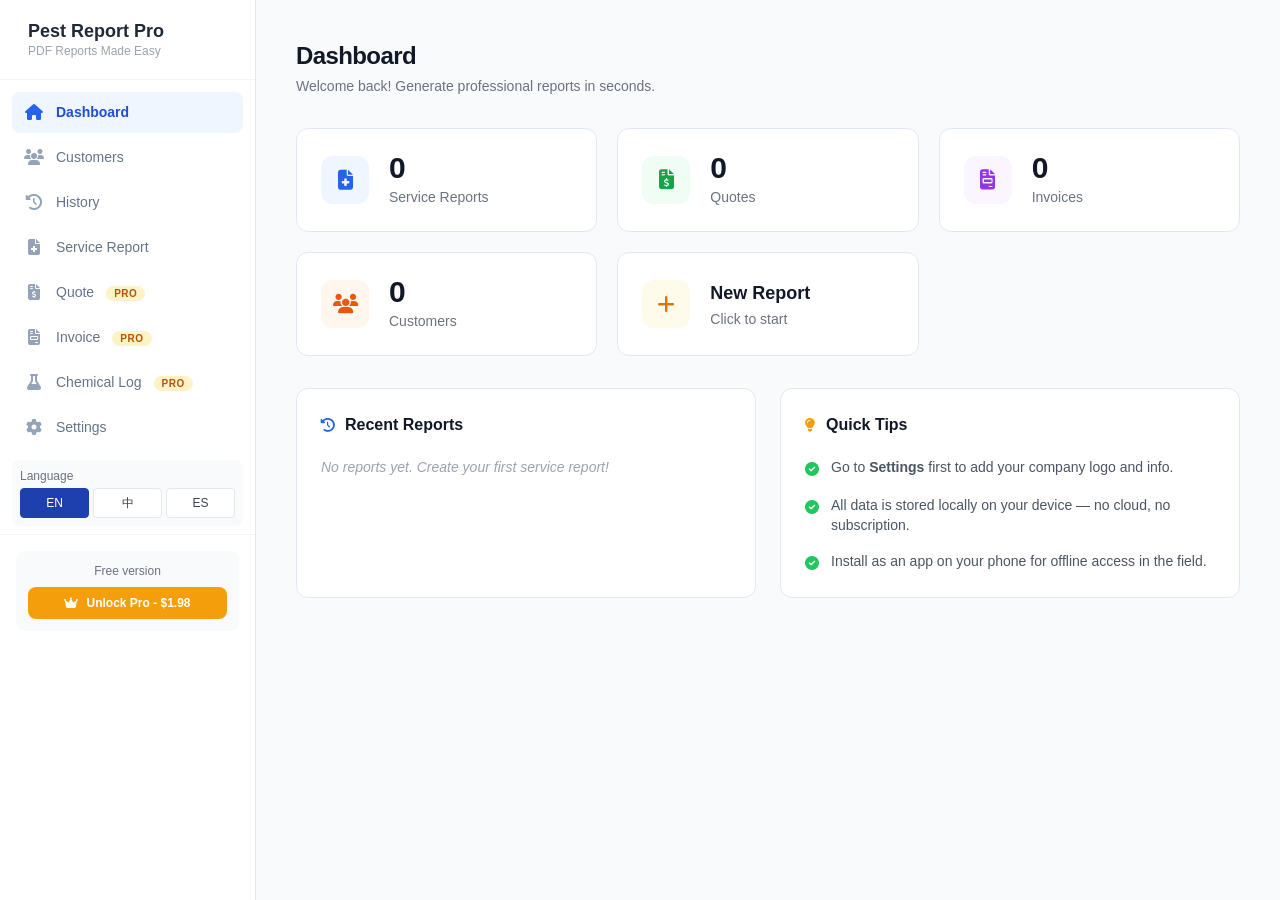
<file: app.html>
<!DOCTYPE html>
<html lang="en">
<head>
  <meta charset="UTF-8">
  <meta name="viewport" content="width=device-width, initial-scale=1.0, maximum-scale=1.0, user-scalable=no">
  <meta name="theme-color" content="#1e40af">
  <title>Pest Report Pro - Professional PDF Reports</title>
  <link rel="manifest" href="./manifest.json">
  <link rel="stylesheet" href="./css/font-awesome.min.css">
  <script src="./js/tailwindcss.min.js"></script>
  <link rel="stylesheet" href="./css/app.css?v=2">
  <style>
    input[type="number"]::-webkit-outer-spin-button,
    input[type="number"]::-webkit-inner-spin-button {
      -webkit-appearance: none !important;
      appearance: none !important;
      margin: 0 !important;
    }
    input[type="number"] {
      -moz-appearance: textfield !important;
      appearance: textfield !important;
    }
  </style>
</head>
<body class="bg-gray-50 text-gray-800 h-screen overflow-hidden">

  <!-- Mobile Header -->
  <div class="lg:hidden bg-blue-800 text-white px-4 py-3 flex items-center justify-between z-40 relative">
    <div class="flex items-center gap-2">
      <i class="fas fa-shield-bug text-xl"></i>
      <span class="font-bold text-lg" data-i18n="appName">Pest Report Pro</span>
    </div>
    <button id="menu-toggle" class="p-2 hover:bg-blue-700 rounded-lg transition">
      <i class="fas fa-bars text-lg"></i>
    </button>
  </div>

  <div class="flex h-[calc(100vh-52px)] lg:h-screen">
    <!-- Sidebar -->
    <aside id="sidebar" class="sidebar bg-white border-r border-gray-200 flex-col w-64 h-full overflow-y-auto">
      <div class="p-5 hidden lg:flex items-center gap-2 border-b border-gray-100">
        <i class="fas fa-shield-bug text-blue-700 text-2xl"></i>
        <div>
          <h1 class="font-bold text-lg text-gray-800 leading-tight" data-i18n="appName">Pest Report Pro</h1>
          <p class="text-xs text-gray-400" data-i18n="appTagline">PDF Reports Made Easy</p>
        </div>
      </div>

      <nav class="p-3 space-y-1">
        <div class="nav-item active" data-view="dashboard">
          <i class="fas fa-home w-5 text-center"></i>
          <span data-i18n="navDashboard">Dashboard</span>
        </div>
        <div class="nav-item" data-view="customers">
          <i class="fas fa-users w-5 text-center"></i>
          <span data-i18n="navCustomers">Customers</span>
        </div>
        <div class="nav-item" data-view="history">
          <i class="fas fa-clock-rotate-left w-5 text-center"></i>
          <span data-i18n="navHistory">History</span>
        </div>
        <div class="nav-item" data-view="service-report">
          <i class="fas fa-file-medical w-5 text-center"></i>
          <span data-i18n="navServiceReport">Service Report</span>
        </div>
        <div class="nav-item" data-view="quote">
          <i class="fas fa-file-invoice-dollar w-5 text-center"></i>
          <span data-i18n="navQuote">Quote</span>
          <span data-pro-badge></span>
        </div>
        <div class="nav-item" data-view="invoice">
          <i class="fas fa-file-invoice w-5 text-center"></i>
          <span data-i18n="navInvoice">Invoice</span>
          <span data-pro-badge></span>
        </div>
        <div class="nav-item" data-view="chemical-log">
          <i class="fas fa-flask w-5 text-center"></i>
          <span data-i18n="navChemicalLog">Chemical Log</span>
          <span data-pro-badge></span>
        </div>
        <div class="nav-item" data-view="settings">
          <i class="fas fa-cog w-5 text-center"></i>
          <span data-i18n="navSettings">Settings</span>
        </div>
      </nav>

      <!-- Language Switcher -->
      <div class="px-3 pb-2">
        <div class="bg-gray-50 rounded-lg p-2">
          <p class="text-xs text-gray-500 mb-1 font-medium" data-i18n="language">Language</p>
          <div class="flex gap-1">
            <button onclick="I18n.setLang('en')" class="flex-1 text-xs py-1.5 rounded border border-gray-200 bg-white hover:bg-blue-50 hover:border-blue-300 transition font-medium" data-lang="en">EN</button>
            <button onclick="I18n.setLang('zh')" class="flex-1 text-xs py-1.5 rounded border border-gray-200 bg-white hover:bg-blue-50 hover:border-blue-300 transition font-medium" data-lang="zh">中</button>
            <button onclick="I18n.setLang('es')" class="flex-1 text-xs py-1.5 rounded border border-gray-200 bg-white hover:bg-blue-50 hover:border-blue-300 transition font-medium" data-lang="es">ES</button>
          </div>
        </div>
      </div>

      <div class="mt-auto p-4 border-t border-gray-100">
        <div id="install-prompt" class="hidden mb-3 bg-blue-50 border border-blue-200 rounded-lg p-4">
          <p class="text-xs text-blue-800 font-medium mb-4 leading-relaxed" data-i18n="installPrompt">Install Pest Report Pro on your phone for offline use.</p>
          <button id="install-btn" class="w-full bg-blue-700 hover:bg-blue-800 text-white text-xs font-medium py-1.5 rounded-lg transition" data-i18n="installApp">Install App</button>
        </div>
        <div class="bg-gray-50 rounded-lg p-3 text-center">
          <p class="text-xs text-gray-500 mb-2" data-i18n="freeVersion">Free version</p>
          <button onclick="App.showUnlock()" class="w-full bg-amber-500 hover:bg-amber-600 text-white text-xs font-bold py-2 rounded-lg transition flex items-center justify-center gap-1">
            <i class="fas fa-crown mr-1"></i> <span data-i18n="unlockPro">Unlock Pro - $1.98</span>
          </button>
        </div>
      </div>
    </aside>

    <!-- Overlay for mobile sidebar -->
    <div id="sidebar-overlay" class="fixed inset-0 bg-black/30 z-40 hidden lg:hidden" onclick="document.getElementById('sidebar').classList.remove('open'); document.getElementById('sidebar-overlay').classList.add('hidden')"></div>

    <!-- Main Content -->
    <main class="flex-1 overflow-y-auto bg-gray-50 relative">

      <!-- VIEW: Dashboard -->
      <div id="view-dashboard" class="view p-5 lg:p-10 max-w-5xl mx-auto">
        <div class="mb-8">
          <h2 class="text-2xl font-bold text-gray-900 tracking-tight" data-i18n="dashboardTitle">Dashboard</h2>
          <p class="text-gray-500 text-sm mt-1" data-i18n="dashboardSubtitle">Welcome back! Generate professional reports in seconds.</p>
        </div>

        <div class="grid grid-cols-1 sm:grid-cols-3 gap-5 mb-8">
          <div class="card flex items-center gap-5">
            <div class="w-12 h-12 bg-blue-50 rounded-xl flex items-center justify-center text-blue-600 text-xl shrink-0">
              <i class="fas fa-file-medical"></i>
            </div>
            <div class="min-w-0">
              <p class="text-3xl font-bold text-gray-900 leading-none" id="dash-report-count">0</p>
              <p class="text-sm text-gray-500 mt-1" data-i18n="serviceReports">Service Reports</p>
            </div>
          </div>
          <div class="card flex items-center gap-5">
            <div class="w-12 h-12 bg-green-50 rounded-xl flex items-center justify-center text-green-600 text-xl shrink-0">
              <i class="fas fa-file-invoice-dollar"></i>
            </div>
            <div class="min-w-0">
              <p class="text-3xl font-bold text-gray-900 leading-none" id="dash-quote-count">0</p>
              <p class="text-sm text-gray-500 mt-1" data-i18n="quotes">Quotes</p>
            </div>
          </div>
          <div class="card flex items-center gap-5">
            <div class="w-12 h-12 bg-purple-50 rounded-xl flex items-center justify-center text-purple-600 text-xl shrink-0">
              <i class="fas fa-file-invoice"></i>
            </div>
            <div class="min-w-0">
              <p class="text-3xl font-bold text-gray-900 leading-none" id="dash-invoice-count">0</p>
              <p class="text-sm text-gray-500 mt-1" data-i18n="invoices">Invoices</p>
            </div>
          </div>
          <div class="card flex items-center gap-5">
            <div class="w-12 h-12 bg-orange-50 rounded-xl flex items-center justify-center text-orange-600 text-xl shrink-0">
              <i class="fas fa-users"></i>
            </div>
            <div class="min-w-0">
              <p class="text-3xl font-bold text-gray-900 leading-none" id="dash-customer-count">0</p>
              <p class="text-sm text-gray-500 mt-1" data-i18n="navCustomers">Customers</p>
            </div>
          </div>
          <div class="card flex items-center gap-5 cursor-pointer hover:border-blue-400 transition-colors duration-200" onclick="App.showView('service-report')">
            <div class="w-12 h-12 bg-amber-50 rounded-xl flex items-center justify-center text-amber-600 text-xl shrink-0">
              <i class="fas fa-plus"></i>
            </div>
            <div class="min-w-0">
              <p class="text-lg font-bold text-gray-900" data-i18n="newReport">New Report</p>
              <p class="text-sm text-gray-500 mt-0.5" data-i18n="clickToStart">Click to start</p>
            </div>
          </div>
        </div>

        <div class="grid grid-cols-1 lg:grid-cols-2 gap-6">
          <div class="card">
            <h3 class="text-base font-bold text-gray-900 mb-5 flex items-center gap-2.5">
              <i class="fas fa-clock-rotate-left text-blue-600 text-sm"></i>
              <span data-i18n="recentReports">Recent Reports</span>
            </h3>
            <div id="dash-recent-reports" class="space-y-2">
              <p class="text-gray-400 text-sm italic" data-i18n="noReportsYet">No reports yet. Create your first service report!</p>
            </div>
          </div>

          <div class="card">
            <h3 class="text-base font-bold text-gray-900 mb-5 flex items-center gap-2.5">
              <i class="fas fa-lightbulb text-amber-500 text-sm"></i>
              <span data-i18n="quickTips">Quick Tips</span>
            </h3>
            <ul class="space-y-4 text-sm text-gray-600">
              <li class="flex items-start gap-3">
                <i class="fas fa-check-circle text-green-500 mt-0.5 text-sm shrink-0"></i>
                <span data-i18n="tipSettings" data-i18n-html>Go to <strong>Settings</strong> first to add your company logo and info.</span>
              </li>
              <li class="flex items-start gap-3">
                <i class="fas fa-check-circle text-green-500 mt-0.5 text-sm shrink-0"></i>
                <span data-i18n="tipLocal">All data is stored locally on your device — no cloud, no subscription.</span>
              </li>
              <li class="flex items-start gap-3">
                <i class="fas fa-check-circle text-green-500 mt-0.5 text-sm shrink-0"></i>
                <span data-i18n="tipInstall">Install as an app on your phone for offline access in the field.</span>
              </li>
            </ul>
          </div>
        </div>
      </div>

      <!-- VIEW: History -->
      <div id="view-history" class="view hidden p-5 lg:p-10 max-w-5xl mx-auto">
        <div class="mb-8">
          <h2 class="text-2xl font-bold text-gray-900 tracking-tight" data-i18n="historyTitle">History</h2>
          <p class="text-gray-500 text-sm mt-1" data-i18n="historySubtitle">View and manage all your past reports.</p>
        </div>

        <div class="flex gap-2 mb-5">
          <button type="button" onclick="App.switchHistoryTab('reports')" id="tab-reports" class="history-tab active px-4 py-2 rounded-lg text-sm font-medium transition">
            <i class="fas fa-file-medical mr-1"></i> <span data-i18n="serviceReports">Service Reports</span>
          </button>
          <button type="button" onclick="App.switchHistoryTab('quotes')" id="tab-quotes" class="history-tab px-4 py-2 rounded-lg text-sm font-medium transition">
            <i class="fas fa-file-invoice-dollar mr-1"></i> <span data-i18n="quotes">Quotes</span>
          </button>
          <button type="button" onclick="App.switchHistoryTab('invoices')" id="tab-invoices" class="history-tab px-4 py-2 rounded-lg text-sm font-medium transition">
            <i class="fas fa-file-invoice mr-1"></i> <span data-i18n="invoices">Invoices</span>
          </button>
        </div>

        <div class="mb-5">
          <div class="relative">
            <i class="fas fa-search absolute left-3 top-1/2 -translate-y-1/2 text-gray-400 text-sm"></i>
            <input type="text" id="history-search" data-i18n-placeholder="historySearchPlaceholder" placeholder="Search by client name..." class="input-field pl-9 w-full" oninput="App.filterHistory()">
          </div>
        </div>

        <div id="history-list" class="space-y-3">
          <div class="card text-center py-10">
            <i class="fas fa-folder-open text-gray-300 text-4xl mb-3"></i>
            <p class="text-gray-400 text-sm" data-i18n="historyEmpty">No reports yet. Create your first service report!</p>
          </div>
        </div>
      </div>

      <!-- VIEW: Service Report -->
      <div id="view-service-report" class="view hidden p-5 lg:p-10 max-w-4xl mx-auto">
        <div class="mb-8 flex items-center justify-between">
          <div>
            <h2 class="text-2xl font-bold text-gray-900 tracking-tight" data-i18n="serviceReportTitle">Service Report</h2>
            <p class="text-gray-500 text-sm mt-1" data-i18n="serviceReportSubtitle">Document your pest control service details.</p>
          </div>
          <span class="text-xs bg-green-50 text-green-700 px-3 py-1 rounded-full font-semibold border border-green-100" data-i18n="free">FREE</span>
        </div>

        <form id="service-form" class="space-y-5">
          <!-- Client Info -->
          <div class="card">
            <h3 class="font-semibold text-gray-800 mb-4 flex items-center gap-2">
              <i class="fas fa-user text-blue-600"></i> <span data-i18n="clientInfo">Client Information</span>
            </h3>
            <div class="mb-3">
              <label class="label" data-i18n="selectExistingClient">Select Existing Client</label>
              <select id="sr-client-select" class="input-field">
                <option value="" data-i18n="newClient">-- New Client --</option>
              </select>
            </div>
            <div class="space-y-3">
              <div class="form-row">
                <label class="label" data-i18n="clientName">Client Name</label>
                <input type="text" id="sr-client-name" class="input-field" data-i18n-placeholder="clientName" placeholder="John Smith" required>
              </div>
              <div class="form-row">
                <label class="label" data-i18n="phone">Phone</label>
                <div class="flex-1 min-w-0">
                  <input type="tel" id="sr-client-phone" class="input-field" data-i18n-placeholder="phone" placeholder="(555) 123-4567" required>
                  <p id="phone-hint-service" class="text-xs text-gray-400 mt-1"></p>
                </div>
              </div>
              <div class="form-row">
                <label class="label" data-i18n="serviceAddress">Service Address</label>
                <input type="text" id="sr-client-address" class="input-field" data-i18n-placeholder="serviceAddress" placeholder="123 Main St, City, State ZIP" required>
              </div>
            </div>
          </div>

          <!-- Service Info -->
          <div class="card">
            <h3 class="font-semibold text-gray-800 mb-4 flex items-center gap-2">
              <i class="fas fa-calendar-check text-blue-600"></i> <span data-i18n="serviceDetails">Service Details</span>
            </h3>
            <div class="space-y-3">
              <div class="form-row">
                <label class="label" data-i18n="serviceDate">Service Date</label>
                <input type="date" id="service-date" class="input-field" required>
              </div>
              <div class="form-row">
                <label class="label" data-i18n="serviceType">Service Type</label>
                <select id="service-type" class="input-field" required>
                  <option value="Initial Treatment" data-i18n="initialTreatment">Initial Treatment</option>
                  <option value="Follow-up" data-i18n="followUp">Follow-up</option>
                  <option value="Inspection" data-i18n="inspection">Inspection</option>
                  <option value="Emergency" data-i18n="emergency">Emergency</option>
                  <option value="Quarterly Service" data-i18n="quarterlyService">Quarterly Service</option>
                </select>
              </div>
              <div class="form-row">
                <label class="label" data-i18n="technician">Technician</label>
                <input type="text" id="sr-technician" class="input-field" data-i18n-placeholder="technician" placeholder="Technician Name" required>
              </div>
            </div>
          </div>

          <!-- Findings & Treatment -->
          <div class="card">
            <h3 class="font-semibold text-gray-800 mb-4 flex items-center gap-2">
              <i class="fas fa-search text-blue-600"></i> <span data-i18n="findingsTreatment">Findings & Treatment</span>
            </h3>
            <div class="space-y-3">
              <div class="form-row">
                <label class="label" data-i18n="pestFindings">Pest Findings</label>
                <textarea id="sr-findings" rows="3" class="input-field" data-i18n-placeholder="findingsPlaceholder" placeholder="Describe pests found, locations, and severity..." required></textarea>
              </div>
              <div class="form-row">
                <label class="label" data-i18n="treatmentDetails">Treatment Details</label>
                <textarea id="sr-treatment" rows="3" class="input-field" data-i18n-placeholder="treatmentPlaceholder" placeholder="Describe treatment methods applied..." required></textarea>
              </div>
            </div>
          </div>

          <!-- Chemicals -->
          <div class="card">
            <div class="flex items-center justify-between mb-3">
              <h3 class="font-semibold text-gray-800 flex items-center gap-2">
                <i class="fas fa-flask text-blue-600"></i> <span data-i18n="chemicalsApplied">Chemicals Applied</span>
              </h3>
              <button type="button" id="add-chemical" class="text-sm text-blue-700 hover:text-blue-800 font-medium flex items-center gap-1">
                <i class="fas fa-plus-circle"></i> <span data-i18n="addChemical">Add Chemical</span>
              </button>
            </div>
            <div id="chemical-rows" class="space-y-3">
              <div class="grid grid-cols-1 sm:grid-cols-5 gap-3 chemical-row">
                <input type="text" name="chem-name-0" data-i18n-placeholder="productName" placeholder="Product Name" class="input-field" required>
                <input type="text" name="chem-epa-0" data-i18n-placeholder="epaNum" placeholder="EPA #" class="input-field" required>
                <input type="text" name="chem-amount-0" data-i18n-placeholder="amount" placeholder="Amount" class="input-field" required>
                <input type="text" name="chem-dilution-0" data-i18n-placeholder="dilution" placeholder="Dilution" class="input-field" required>
                <input type="text" name="chem-area-0" data-i18n-placeholder="areaTreated" placeholder="Area Treated" class="input-field" required>
              </div>
            </div>
          </div>

          <!-- Safety & Recommendations -->
          <div class="card">
            <h3 class="font-semibold text-gray-800 mb-4 flex items-center gap-2">
              <i class="fas fa-shield-halved text-blue-600"></i> <span data-i18n="safetyRecommendations">Safety & Recommendations</span>
            </h3>
            <div class="space-y-3">
              <div class="form-row">
                <label class="label" data-i18n="safetyPrecautions">Safety Precautions</label>
                <textarea id="sr-safety" rows="2" class="input-field" data-i18n-placeholder="safetyPlaceholder" placeholder="Re-entry time, pet safety, ventilation..." required></textarea>
              </div>
              <div class="form-row">
                <label class="label" data-i18n="recommendations">Recommendations</label>
                <textarea id="sr-recommendations" rows="2" class="input-field" data-i18n-placeholder="recommendationsPlaceholder" placeholder="Suggested follow-up actions, prevention tips..." required></textarea>
              </div>
              <div class="form-row">
                <label class="label" data-i18n="nextServiceDate">Next Service Date</label>
                <input type="date" id="sr-next-service" class="input-field" required>
              </div>
            </div>
          </div>

          <!-- Client Signature -->
          <div class="card">
            <h3 class="font-semibold text-gray-800 mb-3 flex items-center gap-2">
              <i class="fas fa-signature text-blue-600"></i> <span data-i18n="clientSignature">Client Signature</span>
            </h3>
            <p class="text-sm text-gray-500 mb-2" data-i18n="clientSignatureTip">Ask the client to sign below. It will appear on the PDF report.</p>
            <canvas id="client-signature-canvas" width="400" height="120" class="signature-pad w-full max-w-md"></canvas>
            <button type="button" id="clear-client-signature" class="mt-2 text-sm text-red-500 hover:text-red-700 font-medium">
              <i class="fas fa-eraser"></i> <span data-i18n="clearSignature">Clear Signature</span>
            </button>
          </div>

          <div class="flex items-center gap-3 pt-2">
            <button type="submit" class="btn-generate flex-1 !px-6 !py-3 !text-base">
              <i class="fas fa-file-pdf"></i> <span data-i18n="generatePdfReport">Generate PDF Report</span>
            </button>
            <button type="reset" class="btn-secondary !rounded-full text-base font-bold whitespace-nowrap px-6 py-3" onclick="App.resetServiceForm()" data-i18n="reset">Reset</button>
          </div>

          <p class="text-xs text-gray-400 text-center" data-i18n="freeWatermarkNote">PDF includes your company branding from Settings. Free version adds a small watermark.</p>
        </form>
      </div>

      <!-- VIEW: Quote -->
      <div id="view-quote" class="view hidden p-5 lg:p-10 max-w-4xl mx-auto">
        <div class="mb-8 flex items-center justify-between">
          <div>
            <h2 class="text-2xl font-bold text-gray-900 tracking-tight" data-i18n="quoteTitle">Quote</h2>
            <p class="text-gray-500 text-sm mt-1" data-i18n="quoteSubtitle">Create professional quotes for your clients.</p>
          </div>
          <span class="text-xs bg-amber-50 text-amber-700 px-3 py-1 rounded-full font-semibold border border-amber-100" data-i18n="pro">PRO</span>
        </div>

        <form id="quote-form" class="space-y-5">
          <div class="card">
            <h3 class="font-semibold text-gray-800 mb-3" data-i18n="clientInfo">Client Information</h3>
            <div class="grid grid-cols-1 sm:grid-cols-2 gap-4">
              <div>
                <label class="label" data-i18n="clientName">Client Name</label>
                <input type="text" id="q-client-name" class="input-field" data-i18n-placeholder="clientName" placeholder="John Smith" required>
              </div>
              <div>
                <label class="label" data-i18n="phone">Phone</label>
                <input type="tel" id="q-client-phone" class="input-field" data-i18n-placeholder="phone" placeholder="(555) 123-4567">
              </div>
              <div class="sm:col-span-2">
                <label class="label" data-i18n="address">Address</label>
                <input type="text" id="q-client-address" class="input-field" data-i18n-placeholder="address" placeholder="123 Main St, City, State ZIP">
              </div>
            </div>
          </div>

          <div class="card">
            <h3 class="font-semibold text-gray-800 mb-3" data-i18n="quoteDetails">Quote Details</h3>
            <div class="grid grid-cols-1 sm:grid-cols-2 gap-4 mb-4">
              <div>
                <label class="label" data-i18n="quoteDate">Quote Date</label>
                <input type="date" id="quote-date" class="input-field" required>
                <p class="text-xs text-gray-500 mt-1" data-i18n="quoteDateHint">The date this quote is issued to the client.</p>
              </div>
              <div>
                <label class="label" data-i18n="validUntil">Valid Until</label>
                <input type="date" id="quote-valid" class="input-field">
                <p class="text-xs text-gray-500 mt-1" data-i18n="validUntilHint">Quote expiration date. Leave blank for open-ended.</p>
              </div>
            </div>

            <div class="hidden sm:grid sm:grid-cols-12 gap-3 text-xs font-semibold text-gray-500 mb-1">
              <div class="sm:col-span-6" data-i18n="serviceDescription">Service description</div>
              <div class="sm:col-span-2" data-i18n="qty">Qty</div>
              <div class="sm:col-span-2" data-i18n="unitPrice">Unit Price</div>
              <div class="sm:col-span-2"></div>
            </div>
            <div class="space-y-3" id="quote-items">
              <div class="grid grid-cols-1 sm:grid-cols-12 gap-3 quote-item items-center">
                <div class="sm:col-span-6">
                  <input type="text" name="qi-desc-0" data-i18n-placeholder="serviceDescription" placeholder="Service description" class="input-field">
                </div>
                <div class="sm:col-span-2 relative min-w-0">
                  <input type="text" inputmode="numeric" name="qi-qty-0" value="1" class="input-field qi-qty min-w-0 max-w-[100px]" oninput="App.calculateQuoteTotals()">
                </div>
                <div class="sm:col-span-2 relative min-w-0">
                  <input type="text" inputmode="decimal" name="qi-price-0" value="0" class="input-field qi-price min-w-0 max-w-[100px]" oninput="App.calculateQuoteTotals()">
                </div>
                <div class="sm:col-span-2 flex justify-start items-center">
                  <button type="button" onclick="App.removeQuoteItem(this)" class="text-red-500 hover:text-red-700"><i class="fas fa-trash-alt"></i></button>
                </div>
              </div>
            </div>

            <button type="button" id="add-quote-item" class="mt-3 text-sm text-blue-700 hover:text-blue-800 font-medium flex items-center gap-1">
              <i class="fas fa-plus-circle"></i> <span data-i18n="addItem">Add Item</span>
            </button>

            <div class="mt-4 pt-4 border-t border-gray-200 space-y-2">
              <div class="flex justify-between text-sm">
                <span class="text-gray-500" data-i18n="subtotal">Subtotal</span>
                <span class="font-medium">$<span id="quote-subtotal">0.00</span></span>
              </div>
              <div class="flex justify-between text-sm items-center">
                <span class="text-gray-500" data-i18n="taxRate">Tax Rate (%)</span>
                <input type="number" id="quote-tax-rate" value="0" min="0" max="100" step="0.01" class="input-field w-20 text-right" onchange="App.calculateQuoteTotals()">
              </div>
              <div class="flex justify-between text-sm">
                <span class="text-gray-500" data-i18n="tax">Tax</span>
                <span class="font-medium">$<span id="quote-tax">0.00</span></span>
              </div>
              <div class="flex justify-between text-lg font-bold text-blue-700 pt-2 border-t border-gray-200">
                <span data-i18n="total">Total</span>
                <span>$<span id="quote-total">0.00</span></span>
              </div>
            </div>
          </div>

          <div class="card flex gap-3 items-start">
            <label class="label !mb-0 w-40 text-right whitespace-nowrap" data-i18n="termsConditions">Terms & Conditions</label>
            <textarea id="quote-terms" rows="3" class="input-field flex-1" data-i18n-placeholder="termsPlaceholder" placeholder="Payment terms, warranty, cancellation policy..."></textarea>
          </div>

          <div class="flex items-center gap-3 pt-2">
            <button type="submit" class="btn-generate flex-1 !px-6 !py-3 !text-base">
              <i class="fas fa-file-pdf"></i> <span data-i18n="generateQuotePdf">Generate Quote PDF</span>
            </button>
            <button type="reset" class="btn-secondary !rounded-full text-base font-bold whitespace-nowrap px-6 py-3" onclick="App.resetQuoteForm()" data-i18n="reset">Reset</button>
          </div>
        </form>
      </div>

      <!-- VIEW: Invoice -->
      <div id="view-invoice" class="view hidden p-5 lg:p-10 max-w-4xl mx-auto">
        <div class="mb-8 flex items-center justify-between">
          <div>
            <h2 class="text-2xl font-bold text-gray-900 tracking-tight" data-i18n="invoiceTitle">Invoice</h2>
            <p class="text-gray-500 text-sm mt-1" data-i18n="invoiceSubtitle">Create professional invoices for completed services.</p>
          </div>
          <span class="text-xs bg-amber-50 text-amber-700 px-3 py-1 rounded-full font-semibold border border-amber-100" data-i18n="pro">PRO</span>
        </div>

        <form id="invoice-form" class="space-y-5">
          <div class="card">
            <h3 class="font-semibold text-gray-800 mb-3" data-i18n="clientInfo">Client Information</h3>
            <div class="grid grid-cols-1 sm:grid-cols-2 gap-4">
              <div>
                <label class="label" data-i18n="clientName">Client Name</label>
                <input type="text" id="i-client-name" class="input-field" data-i18n-placeholder="clientName" placeholder="John Smith" required>
              </div>
              <div>
                <label class="label" data-i18n="phone">Phone</label>
                <input type="tel" id="i-client-phone" class="input-field" data-i18n-placeholder="phone" placeholder="(555) 123-4567">
              </div>
              <div class="sm:col-span-2">
                <label class="label" data-i18n="address">Address</label>
                <input type="text" id="i-client-address" class="input-field" data-i18n-placeholder="address" placeholder="123 Main St, City, State ZIP">
              </div>
            </div>
          </div>

          <div class="card">
            <h3 class="font-semibold text-gray-800 mb-3" data-i18n="invoiceDetails">Invoice Details</h3>
            <div class="grid grid-cols-1 sm:grid-cols-2 gap-4 mb-4">
              <div>
                <label class="label" data-i18n="invoiceDate">Invoice Date</label>
                <input type="date" id="invoice-date" class="input-field" required>
                <p class="text-xs text-gray-500 mt-1" data-i18n="invoiceDateHint">The date this invoice is issued to the client.</p>
              </div>
              <div>
                <label class="label" data-i18n="dueDate">Due Date</label>
                <input type="date" id="invoice-due" class="input-field">
                <p class="text-xs text-gray-500 mt-1" data-i18n="dueDateHint">Payment due date. Leave blank for immediate payment.</p>
              </div>
              <div>
                <label class="label" data-i18n="paymentMethod">Payment Method</label>
                <select id="i-payment-method" class="input-field">
                  <option value="Cash">Cash</option>
                  <option value="Credit Card">Credit Card</option>
                  <option value="Check">Check</option>
                  <option value="Bank Transfer">Bank Transfer</option>
                  <option value="Other">Other</option>
                </select>
              </div>
              <div>
                <label class="label" data-i18n="paymentStatus">Payment Status</label>
                <select id="i-payment-status" class="input-field">
                  <option value="unpaid" data-i18n="unpaid">Unpaid</option>
                  <option value="paid" data-i18n="paid">Paid</option>
                </select>
              </div>
            </div>

            <div class="hidden sm:grid sm:grid-cols-12 gap-3 text-xs font-semibold text-gray-500 mb-1">
              <div class="sm:col-span-6" data-i18n="serviceDescription">Service description</div>
              <div class="sm:col-span-2" data-i18n="qty">Qty</div>
              <div class="sm:col-span-2" data-i18n="unitPrice">Unit Price</div>
              <div class="sm:col-span-2"></div>
            </div>
            <div class="space-y-3" id="invoice-items">
              <div class="grid grid-cols-1 sm:grid-cols-12 gap-3 invoice-item items-center">
                <div class="sm:col-span-6">
                  <input type="text" name="ii-desc-0" data-i18n-placeholder="serviceDescription" placeholder="Service description" class="input-field">
                </div>
                <div class="sm:col-span-2 relative min-w-0">
                  <input type="text" inputmode="numeric" name="ii-qty-0" value="1" class="input-field ii-qty min-w-0 max-w-[100px]" oninput="App.calculateInvoiceTotals()">
                </div>
                <div class="sm:col-span-2 relative min-w-0">
                  <input type="text" inputmode="decimal" name="ii-price-0" value="0" class="input-field ii-price min-w-0 max-w-[100px]" oninput="App.calculateInvoiceTotals()">
                </div>
                <div class="sm:col-span-2 flex justify-start items-center">
                  <button type="button" onclick="App.removeInvoiceItem(this)" class="text-red-500 hover:text-red-700"><i class="fas fa-trash-alt"></i></button>
                </div>
              </div>
            </div>

            <button type="button" id="add-invoice-item" class="mt-3 text-sm text-blue-700 hover:text-blue-800 font-medium flex items-center gap-1">
              <i class="fas fa-plus-circle"></i> <span data-i18n="addItem">Add Item</span>
            </button>

            <div class="mt-4 pt-4 border-t border-gray-200 space-y-2">
              <div class="flex justify-between text-sm">
                <span class="text-gray-500" data-i18n="subtotal">Subtotal</span>
                <span class="font-medium">$<span id="invoice-subtotal">0.00</span></span>
              </div>
              <div class="flex justify-between text-sm items-center">
                <span class="text-gray-500" data-i18n="taxRate">Tax Rate (%)</span>
                <input type="number" id="invoice-tax-rate" value="0" min="0" max="100" step="0.01" class="input-field w-20 text-right" onchange="App.calculateInvoiceTotals()">
              </div>
              <div class="flex justify-between text-sm">
                <span class="text-gray-500" data-i18n="tax">Tax</span>
                <span class="font-medium">$<span id="invoice-tax">0.00</span></span>
              </div>
              <div class="flex justify-between text-lg font-bold text-blue-700 pt-2 border-t border-gray-200">
                <span data-i18n="total">Total</span>
                <span>$<span id="invoice-total">0.00</span></span>
              </div>
            </div>
          </div>

          <div class="card flex gap-3 items-start">
            <label class="label !mb-0 w-40 text-right whitespace-nowrap" data-i18n="termsConditions">Terms & Conditions</label>
            <textarea id="invoice-terms" rows="3" class="input-field flex-1" data-i18n-placeholder="termsPlaceholder" placeholder="Payment terms, warranty, cancellation policy..."></textarea>
          </div>

          <div class="flex items-center gap-3 pt-2">
            <button type="submit" class="btn-generate flex-1 !px-6 !py-3 !text-base">
              <i class="fas fa-file-pdf"></i> <span data-i18n="generateInvoicePdf">Generate Invoice PDF</span>
            </button>
            <button type="reset" class="btn-secondary !rounded-full text-base font-bold whitespace-nowrap px-6 py-3" onclick="App.resetInvoiceForm()" data-i18n="reset">Reset</button>
          </div>
        </form>
      </div>

      <!-- VIEW: Chemical Log -->
      <div id="view-chemical-log" class="view hidden p-5 lg:p-10 max-w-4xl mx-auto">
        <div class="mb-8 flex items-center justify-between">
          <div>
            <h2 class="text-2xl font-bold text-gray-900 tracking-tight" data-i18n="chemicalLogTitle">Chemical Log</h2>
            <p class="text-gray-500 text-sm mt-1" data-i18n="chemicalLogSubtitle">Export chemical application records for compliance.</p>
          </div>
          <span class="text-xs bg-amber-50 text-amber-700 px-3 py-1 rounded-full font-semibold border border-amber-100" data-i18n="pro">PRO</span>
        </div>

        <form id="chemical-log-form" class="card space-y-4">
          <div class="grid grid-cols-1 sm:grid-cols-2 gap-4">
            <div>
              <label class="label" data-i18n="startDate">Start Date</label>
              <input type="date" id="cl-start" class="input-field" required>
              <p class="text-xs text-gray-500 mt-1" data-i18n="startDateHint">Start of the period to search for chemical records.</p>
            </div>
            <div>
              <label class="label" data-i18n="endDate">End Date</label>
              <input type="date" id="cl-end" class="input-field" required>
              <p class="text-xs text-gray-500 mt-1" data-i18n="endDateHint">End of the period to search for chemical records.</p>
            </div>
          </div>
          <p class="text-sm text-gray-500" data-i18n="chemicalLogNote">This will compile all chemical records from your saved Service Reports within the selected date range.</p>
          <button type="submit" class="btn-generate w-full !px-6 !py-3 !text-base">
            <i class="fas fa-file-pdf"></i> <span data-i18n="exportChemicalLog">Export Chemical Log PDF</span>
          </button>
        </form>
      </div>

      <!-- VIEW: Settings -->
      <div id="view-settings" class="view hidden p-5 lg:p-10 max-w-4xl mx-auto">
        <div class="mb-8">
          <h2 class="text-2xl font-bold text-gray-900 tracking-tight" data-i18n="settingsTitle">Settings</h2>
          <p class="text-gray-500 text-sm mt-1" data-i18n="settingsSubtitle">Configure your company branding and defaults.</p>
        </div>

        <form id="company-form" class="space-y-5">
          <div class="card">
            <h3 class="font-semibold text-gray-800 mb-3 flex items-center gap-2">
              <i class="fas fa-building text-blue-600"></i> <span data-i18n="companyInfo">Company Information</span>
            </h3>
            <div class="grid grid-cols-1 sm:grid-cols-2 gap-4">
              <div class="sm:col-span-2">
                <label class="label" data-i18n="companyName">Company Name *</label>
                <input type="text" id="company-name" class="input-field" data-i18n-placeholder="companyName" placeholder="ABC Pest Control" required>
              </div>
              <div>
                <label class="label" data-i18n="countryRegion">Country / Region</label>
                <select id="company-country" class="input-field">
                  <option value="US">United States (+1)</option>
                  <option value="CN">China (+86)</option>
                  <option value="MX">Mexico (+52)</option>
                  <option value="OTHER" data-i18n="other">Other</option>
                </select>
              </div>
              <div class="sm:col-span-2">
                <label class="label" data-i18n="companyAddress">Address</label>
                <input type="text" id="company-address" class="input-field" data-i18n-placeholder="companyAddress" placeholder="123 Business Rd, City, State ZIP">
              </div>
              <div>
                <label class="label" data-i18n="companyPhone">Phone</label>
                <input type="tel" id="company-phone" class="input-field" data-i18n-placeholder="companyPhone" placeholder="(555) 123-4567">
                <p id="phone-hint-settings" class="text-xs text-gray-400 mt-1" data-i18n="phoneHintUS">Format: 10 digits</p>
              </div>
              <div>
                <label class="label" data-i18n="email">Email</label>
                <input type="email" id="company-email" class="input-field" data-i18n-placeholder="email" placeholder="info@company.com">
              </div>
              <div>
                <label class="label" data-i18n="website">Website</label>
                <input type="text" id="company-website" class="input-field" data-i18n-placeholder="website" placeholder="www.company.com">
              </div>
              <div>
                <label class="label" data-i18n="licenseNumber">License Number</label>
                <input type="text" id="company-license" class="input-field" data-i18n-placeholder="licenseNumber" placeholder="PC-12345">
              </div>
              <div class="sm:col-span-2">
                <label class="label" data-i18n="defaultTechnician">Default Technician Name</label>
                <input type="text" id="company-technician" class="input-field" data-i18n-placeholder="defaultTechnician" placeholder="John Doe">
              </div>
            </div>
          </div>

          <div class="card">
            <h3 class="font-semibold text-gray-800 mb-3 flex items-center gap-2">
              <i class="fas fa-image text-blue-600"></i> <span data-i18n="companyLogo">Company Logo</span>
            </h3>
            <div class="flex items-center gap-4">
              <img id="logo-preview" src="data:image/svg+xml,%3Csvg xmlns='http://www.w3.org/2000/svg' viewBox='0 0 100 100'%3E%3Crect width='100' height='100' fill='%23e5e7eb'/%3E%3Ctext x='50' y='55' text-anchor='middle' font-size='12' fill='%236b7280'%3ENo Logo%3C/text%3E%3C/svg%3E" alt="Logo Preview" class="w-20 h-20 object-contain border border-gray-200 rounded-lg bg-white">
              <div>
                <input type="file" id="logo-input" accept="image/*" class="hidden">
                <button type="button" onclick="document.getElementById('logo-input').click()" class="btn-secondary text-sm">
                  <i class="fas fa-upload"></i> <span data-i18n="uploadLogo">Upload Logo</span>
                </button>
                <p class="text-xs text-gray-400 mt-1" data-i18n="logoTip">Recommended: PNG with transparent background</p>
              </div>
            </div>
            <input type="hidden" id="logo-data">
          </div>

          <div class="card">
            <h3 class="font-semibold text-gray-800 mb-3 flex items-center gap-2">
              <i class="fas fa-signature text-blue-600"></i> <span data-i18n="techSignature">Technician Signature</span>
            </h3>
            <p class="text-sm text-gray-500 mb-2" data-i18n="signatureTip">Draw your signature below. It will appear on all reports.</p>
            <canvas id="signature-canvas" width="400" height="120" class="signature-pad w-full max-w-md"></canvas>
            <button type="button" id="clear-signature" class="mt-2 text-sm text-red-500 hover:text-red-700 font-medium">
              <i class="fas fa-eraser"></i> <span data-i18n="clearSignature">Clear Signature</span>
            </button>
          </div>

          <div class="flex items-center gap-3">
            <button type="submit" class="btn-primary whitespace-nowrap px-6 py-3">
              <i class="fas fa-save"></i> <span data-i18n="saveSettings">Save Settings</span>
            </button>
            <button type="button" onclick="Storage.clearAll(); location.reload();" class="text-sm text-red-500 hover:text-red-700 font-medium ml-auto">
              <i class="fas fa-trash"></i> <span data-i18n="clearAllData">Clear All Data</span>
            </button>
          </div>
        </form>
      </div>



      <!-- VIEW: Unlock Pro -->
      <div id="view-unlock" class="view hidden p-5 lg:p-10 max-w-xl mx-auto">
        <div class="text-center mb-10">
          <div class="w-16 h-16 bg-amber-50 rounded-2xl flex items-center justify-center text-amber-600 text-3xl mx-auto mb-5 border border-amber-100">
            <i class="fas fa-crown"></i>
          </div>
          <h2 class="text-2xl font-bold text-gray-900 tracking-tight" data-i18n="unlockTitle">Unlock Pro Features</h2>
          <p class="text-gray-500 text-sm mt-2" data-i18n="unlockSubtitle">One-time payment. No subscription. Lifetime access.</p>
        </div>

        <div class="space-y-4 mb-8">
          <div class="card flex items-center gap-4 border-l-4 border-green-500">
            <i class="fas fa-check-circle text-green-500 text-xl"></i>
            <div>
              <p class="font-semibold text-gray-800" data-i18n="featWatermark">Remove Watermark</p>
              <p class="text-sm text-gray-500" data-i18n="featWatermarkDesc">Clean, professional PDFs with no branding</p>
            </div>
          </div>
          <div class="card flex items-center gap-4 border-l-4 border-blue-500">
            <i class="fas fa-check-circle text-blue-500 text-xl"></i>
            <div>
              <p class="font-semibold text-gray-800" data-i18n="featQuote">Quote Generator</p>
              <p class="text-sm text-gray-500" data-i18n="featQuoteDesc">Create itemized quotes with your branding</p>
            </div>
          </div>
          <div class="card flex items-center gap-4 border-l-4 border-purple-500">
            <i class="fas fa-check-circle text-purple-500 text-xl"></i>
            <div>
              <p class="font-semibold text-gray-800" data-i18n="featChemLog">Chemical Log Export</p>
              <p class="text-sm text-gray-500" data-i18n="featChemLogDesc">Compile and export compliance records</p>
            </div>
          </div>
          <div class="card flex items-center gap-4 border-l-4 border-amber-500">
            <i class="fas fa-check-circle text-amber-500 text-xl"></i>
            <div>
              <p class="font-semibold text-gray-800" data-i18n="featUpdates">Future Updates</p>
              <p class="text-sm text-gray-500" data-i18n="featUpdatesDesc">All new features included for free</p>
            </div>
          </div>
        </div>

        <div class="bg-blue-50 border border-blue-200 rounded-xl p-6 text-center mb-6">
          <p class="text-sm text-blue-700 font-medium mb-1" data-i18n="oneTimePayment">One-time payment</p>
          <p class="text-4xl font-bold text-blue-800">$1.98</p>
          <p class="text-xs text-blue-600 mt-1" data-i18n="noFees">No monthly fees. No hidden costs.</p>
        </div>

        <a href="https://fateecho.gumroad.com/l/pest-report-pro" target="_blank" class="btn-generate flex items-center justify-center w-full mb-6 text-lg py-4">
          <i class="fas fa-shopping-cart mr-2"></i> <span data-i18n="buyGumroad">Buy on Gumroad</span>
        </a>

        <div class="card">
          <p class="text-sm text-gray-600 mb-3 text-center" data-i18n="alreadyPurchased">Already purchased? Enter your license key:</p>
          <form id="unlock-form" class="flex gap-2">
            <input type="text" id="license-key" class="input-field flex-1 uppercase" placeholder="PRP-XXXX-XXXX-XXXX" maxlength="19">
            <button type="submit" class="btn-primary whitespace-nowrap flex-shrink-0 px-6 py-3">
              <i class="fas fa-unlock"></i> <span data-i18n="unlock">Unlock</span>
            </button>
          </form>
        </div>
      </div>

      <!-- VIEW: Customers -->
      <div id="view-customers" class="view hidden p-5 lg:p-10 max-w-5xl mx-auto">
        <div class="mb-8 flex flex-col sm:flex-row sm:items-center sm:justify-between gap-4">
          <div>
            <h2 class="text-2xl font-bold text-gray-900 tracking-tight" data-i18n="customersTitle">Customers</h2>
            <p class="text-gray-500 text-sm mt-1" data-i18n="customersSubtitle">Manage your client list and view their history.</p>
          </div>
          <button onclick="App.openCustomerModal()" class="btn-secondary">
            <i class="fas fa-plus"></i> <span data-i18n="addCustomer">Add Customer</span>
          </button>
        </div>

        <div class="mb-5">
          <div class="relative">
            <i class="fas fa-search absolute left-3 top-1/2 -translate-y-1/2 text-gray-400 text-sm"></i>
            <input type="text" id="customer-search" data-i18n-placeholder="customerSearchPlaceholder" placeholder="Search by name or address..." class="input-field pl-9 w-full" oninput="App.filterCustomers()">
          </div>
        </div>

        <div id="customers-list" class="space-y-3">
          <div class="text-center py-12">
            <i class="fas fa-users text-gray-200 text-5xl mb-4"></i>
            <p class="text-gray-400 text-sm" data-i18n="noCustomersYet">No customers yet. Add your first customer!</p>
          </div>
        </div>
      </div>

    </main>
  </div>

  <!-- Customer Modal -->
  <div id="customer-modal" class="modal-backdrop hidden" onclick="if(event.target===this) App.closeCustomerModal()">
    <div class="modal-dialog max-w-lg w-full mx-4">
      <div class="modal-header">
        <h3 class="text-lg font-bold text-gray-900" id="customer-modal-title" data-i18n="addCustomer">Add Customer</h3>
        <button class="modal-close" onclick="App.closeCustomerModal()" aria-label="Close">
          <i class="fas fa-times text-gray-400 hover:text-gray-600"></i>
        </button>
      </div>
      <div class="modal-body space-y-4">
        <input type="hidden" id="customer-id">
        <div>
          <label class="label" data-i18n="clientName">Client Name</label>
          <input type="text" id="customer-name" class="input-field" data-i18n-placeholder="clientName" placeholder="John Smith" required>
        </div>
        <div>
          <label class="label" data-i18n="phone">Phone</label>
          <input type="tel" id="customer-phone" class="input-field" data-i18n-placeholder="phone" placeholder="(555) 123-4567">
        </div>
        <div>
          <label class="label" data-i18n="serviceAddress">Address</label>
          <input type="text" id="customer-address" class="input-field" data-i18n-placeholder="serviceAddress" placeholder="123 Main St, City, State ZIP">
        </div>
        <div>
          <label class="label" data-i18n="customerEmail">Email</label>
          <input type="email" id="customer-email" class="input-field" placeholder="john@example.com">
        </div>
        <div>
          <label class="label" data-i18n="customerNotes">Notes</label>
          <textarea id="customer-notes" class="input-field" rows="3" placeholder="Any notes about this customer..."></textarea>
        </div>
      </div>
      <div class="modal-footer">
        <button class="btn-secondary" onclick="App.closeCustomerModal()" data-i18n="cancel">Cancel</button>
        <button class="btn-primary" onclick="App.saveCustomerForm()" data-i18n="saveCustomer">Save Customer</button>
      </div>
    </div>
  </div>

  <!-- Customer Detail Modal -->
  <div id="customer-detail-modal" class="modal-backdrop hidden" onclick="if(event.target===this) App.closeCustomerDetail()">
    <div class="modal-dialog max-w-2xl w-full mx-4">
      <div class="modal-header">
        <h3 class="text-lg font-bold text-gray-900" data-i18n="customerDetail">Customer Detail</h3>
        <button class="modal-close" onclick="App.closeCustomerDetail()" aria-label="Close">
          <i class="fas fa-times text-gray-400 hover:text-gray-600"></i>
        </button>
      </div>
      <div class="modal-body" id="customer-detail-body">
      </div>
      <div class="modal-footer">
        <button class="btn-secondary" onclick="App.closeCustomerDetail()" data-i18n="backToList">Back to List</button>
        <button class="btn-primary" onclick="App.editCustomerFromDetail()" data-i18n="editCustomer">Edit Customer</button>
      </div>
    </div>
  </div>

  <!-- Scripts -->
  <script src="./js/jspdf.umd.min.js"></script>
  <script src="./js/jspdf.plugin.autotable.min.js"></script>
  <script src="./js/html2canvas.min.js"></script>
  <script src="./js/storage.js"></script>
  <script src="./js/i18n.js"></script>
  <script src="./js/pdf-generator.js"></script>
  <script src="./js/app.js"></script>

  <!-- History Detail Modal -->
  <div id="history-detail-modal" class="modal-backdrop hidden" onclick="if(event.target===this) App.closeHistoryDetail()">
    <div class="modal-panel">
      <div class="modal-header">
        <div class="flex items-center gap-2">
          <span id="detail-type-badge" class="text-xs px-2.5 py-1 rounded-full font-semibold"></span>
          <h3 class="text-base font-bold text-gray-900" data-i18n="historyDetailTitle">History Detail</h3>
        </div>
        <button onclick="App.closeHistoryDetail(); event.stopPropagation();" class="w-8 h-8 flex items-center justify-center rounded-lg hover:bg-gray-100 transition text-gray-400 hover:text-gray-600">
          <i class="fas fa-times"></i>
        </button>
      </div>
      <div class="modal-body" id="detail-modal-body">
        <!-- Content injected by JS -->
      </div>
      <div class="modal-footer">
        <button onclick="App.closeHistoryDetail(); event.stopPropagation();" class="px-4 py-2 rounded-lg text-sm font-medium text-gray-600 bg-gray-50 hover:bg-gray-100 border border-gray-200 transition" data-i18n="cancel">Cancel</button>
        <button onclick="App.saveHistoryDetail(); event.stopPropagation();" class="px-4 py-2 rounded-lg text-sm font-medium text-white bg-blue-600 hover:bg-blue-700 transition shadow-sm" data-i18n="saveChanges">Save Changes</button>
      </div>
    </div>
  </div>
</body>
</html>
</file>
<file: css/app.css>
body {
  font-family: -apple-system, BlinkMacSystemFont, 'Segoe UI', Roboto, 'Helvetica Neue', Arial, sans-serif;
  -webkit-font-smoothing: antialiased;
  -moz-osx-font-smoothing: grayscale;
}

/* ─── Layout ─── */
main {
  background-color: #f8fafc;
}

/* ─── Cards ─── */
.card {
  background: #ffffff;
  border: 1px solid #e2e8f0;
  border-radius: 12px;
  padding: 24px;
}

/* ─── Buttons ─── */
.btn-primary {
  display: inline-flex;
  align-items: center;
  justify-content: center;
  gap: 0.5rem;
  padding: 0.625rem 1.25rem;
  border-radius: 0.5rem;
  font-size: 0.875rem;
  font-weight: 600;
  color: #ffffff;
  background-color: #1e40af;
  transition-property: color, background-color, border-color, fill, stroke;
  transition-timing-function: cubic-bezier(0.4, 0, 0.2, 1);
  transition-duration: 150ms;
}
.btn-primary:hover {
  background-color: #1e3a8a;
  transform: translateY(-1px);
}

/* Generate PDF button - prominent action */
.btn-generate {
  display: flex;
  align-items: center;
  justify-content: center;
  gap: 0.625rem;
  padding: 0.875rem 2rem;
  border-radius: 9999px;
  font-size: 1.125rem;
  font-weight: 700;
  color: #ffffff;
  background-color: #166534;
  box-shadow: 0 4px 14px rgba(22, 101, 52, 0.25);
  letter-spacing: 0.02em;
  text-decoration: none;
  width: 100%;
  transition-property: all;
  transition-timing-function: cubic-bezier(0.4, 0, 0.2, 1);
  transition-duration: 200ms;
}
.btn-generate:hover {
  background-color: #14532d;
  box-shadow: 0 6px 20px rgba(22, 101, 52, 0.35);
  transform: translateY(-2px);
}
.btn-generate:active {
  transform: translateY(0);
  box-shadow: 0 2px 8px rgba(22, 101, 52, 0.2);
}

.btn-secondary {
  display: inline-flex;
  align-items: center;
  justify-content: center;
  padding: 0.625rem 1.25rem;
  border-radius: 0.5rem;
  font-size: 1rem;
  font-weight: 600;
  color: #374151;
  background-color: #ffffff;
  border: 1px solid #e2e8f0;
  transition-property: color, background-color, border-color, fill, stroke;
  transition-timing-function: cubic-bezier(0.4, 0, 0.2, 1);
  transition-duration: 150ms;
}
.btn-secondary:hover {
  background-color: #f8fafc;
  border-color: #cbd5e1;
}

/* ─── Inputs ─── */
.input-field {
  width: 100%;
  padding: 0.625rem 1rem;
  border-radius: 0.5rem;
  font-size: 0.875rem;
  background-color: #fafafa;
  border: 1px solid #e2e8f0;
  color: #1e293b;
  transition-property: all;
  transition-timing-function: cubic-bezier(0.4, 0, 0.2, 1);
  transition-duration: 150ms;
}
.input-field::placeholder {
  color: #94a3b8;
}
.input-field:hover {
  border-color: #cbd5e1;
  background-color: #ffffff;
}
.input-field:focus {
  outline: none;
  background-color: #ffffff;
  border-color: #3b82f6;
  box-shadow: 0 0 0 3px rgba(59, 130, 246, 0.08);
}

/* ─── Labels ─── */
.label {
  display: block;
  font-size: 0.875rem;
  font-weight: 600;
  margin-bottom: 0.5rem;
  color: #334155;
}
.label::after {
  content: ':';
  margin-left: 2px;
}

/* ─── Form Row (label + input inline) ─── */
.form-row {
  display: flex;
  align-items: center;
  gap: 12px;
}
.form-row .label {
  position: relative;
  width: 160px;
  text-align: right;
  padding-right: 10px;
  flex-shrink: 0;
  margin-bottom: 0;
  white-space: nowrap;
}
.form-row .label::after {
  content: ':';
  position: absolute;
  right: 0;
  top: 50%;
  transform: translateY(-50%);
  margin-left: 0;
}
.form-row .input-field,
.form-row textarea,
.form-row select {
  flex: 1;
  min-width: 0;
}

/* ─── Signature Pad ─── */
.signature-pad {
  border: 1px solid #e2e8f0;
  border-radius: 10px;
  cursor: crosshair;
  background: #ffffff;
}

/* ─── Navigation ─── */
.nav-item {
  display: flex;
  align-items: center;
  gap: 0.75rem;
  padding: 0.625rem 0.75rem;
  border-radius: 0.5rem;
  font-size: 0.875rem;
  font-weight: 500;
  color: #64748b;
  cursor: pointer;
  transition-property: color, background-color, border-color, fill, stroke;
  transition-timing-function: cubic-bezier(0.4, 0, 0.2, 1);
  transition-duration: 150ms;
}
.nav-item:hover {
  background-color: #f1f5f9;
  color: #1e293b;
}
.nav-item.active {
  background-color: #eff6ff;
  color: #1d4ed8;
  font-weight: 600;
}
.nav-item i {
  font-size: 1rem;
  color: #94a3b8;
}
.nav-item.active i {
  color: #2563eb;
}

/* ─── Sidebar ─── */
.sidebar {
  background: #ffffff;
  border-right: 1px solid #e2e8f0;
}

/* ─── Language Switcher ─── */
[data-lang] {
  font-size: 0.75rem;
  font-weight: 500;
  padding-top: 0.375rem;
  padding-bottom: 0.375rem;
  border-radius: 0.375rem;
  border: 1px solid #e2e8f0;
  background: #ffffff;
  color: #475569;
  transition-property: color, background-color, border-color, fill, stroke;
  transition-timing-function: cubic-bezier(0.4, 0, 0.2, 1);
  transition-duration: 150ms;
}
[data-lang]:hover {
  background: #f8fafc;
  border-color: #cbd5e1;
}
[data-lang].bg-blue-600 {
  background-color: #1e40af !important;
  border-color: #1e40af !important;
  color: #ffffff !important;
}

/* ─── Mobile Header ─── */
@media (max-width: 1024px) {
  .lg\:hidden {
    background-color: #1e3a8a;
  }
}

/* ─── Pro Badge ─── */
[data-pro-badge] span {
  font-size: 10px;
  font-weight: 700;
  letter-spacing: 0.05em;
  padding: 0.125rem 0.5rem;
  border-radius: 9999px;
  background-color: #fef3c7;
  color: #b45309;
}

/* ─── Hide number input spin buttons ─── */
input[type="number"]::-webkit-outer-spin-button,
input[type="number"]::-webkit-inner-spin-button {
  -webkit-appearance: none;
  appearance: none;
  margin: 0;
}
input[type="number"] {
  -moz-appearance: textfield;
  appearance: textfield;
}

/* ─── Scrollbar ─── */
::-webkit-scrollbar {
  width: 6px;
}
::-webkit-scrollbar-track {
  background: transparent;
}
::-webkit-scrollbar-thumb {
  background: #e2e8f0;
  border-radius: 10px;
}
::-webkit-scrollbar-thumb:hover {
  background: #cbd5e1;
}

/* ─── Mobile Form Rows ─── */
@media (max-width: 640px) {
  .form-row {
    flex-direction: column;
    align-items: stretch;
    gap: 4px;
  }
  .form-row .label {
    width: auto;
    text-align: left;
    padding-right: 0;
    white-space: normal;
  }
  .form-row .label::after {
    position: static;
    transform: none;
  }
}

/* ─── Responsive Sidebar ─── */
@media (max-width: 640px) {
  .sidebar {
    position: fixed;
    top: 0;
    bottom: 0;
    left: 0;
    z-index: 50;
    width: 16rem;
    transform: translateX(-100%);
    transition-property: transform;
    transition-timing-function: cubic-bezier(0.4, 0, 0.2, 1);
    transition-duration: 200ms;
  }
  .sidebar.open {
    transform: translateX(0);
  }
}

/* ─── PWA Install Prompt ─── */
#install-prompt {
  display: none;
}

/* ─── Animations ─── */

/* Page view fade-in + slide-up */
.view-enter {
  animation: viewFadeIn 0.25s ease-out both;
}
@keyframes viewFadeIn {
  from {
    opacity: 0;
    transform: translateY(12px);
  }
  to {
    opacity: 1;
    transform: translateY(0);
  }
}

/* Button press feedback */
.btn-feedback {
  transition: filter 0.1s ease, transform 0.1s ease, box-shadow 0.15s ease;
}
.btn-feedback:active {
  filter: brightness(0.92);
}

/* Card hover lift - only on devices that support hover */
@media (hover: hover) {
  .card-hover {
    transition: transform 0.2s ease, box-shadow 0.2s ease;
  }
  .card-hover:hover {
    transform: translateY(-2px);
    box-shadow: 0 8px 24px rgba(0, 0, 0, 0.08);
  }
}

/* Stagger fade-in for lists */
.stagger-item {
  opacity: 0;
  transform: translateY(10px);
  animation: staggerFadeIn 0.3s ease-out forwards;
}
@keyframes staggerFadeIn {
  to {
    opacity: 1;
    transform: translateY(0);
  }
}

/* Sidebar overlay fade */
#sidebar-overlay {
  transition: opacity 0.2s ease;
}

/* Signature pad sizing */
.signature-pad {
  height: 160px;
}
@media (max-width: 640px) {
  .signature-pad {
    height: 180px;
  }
}

.history-tab {
  color: #64748b;
  background-color: #f1f5f9;
  border: 1px solid transparent;
}
.history-tab:hover {
  background-color: #e2e8f0;
  color: #334155;
}
.history-tab.active {
  background-color: #1e40af;
  color: #ffffff;
  border-color: #1e40af;
}

/* Respect reduced motion preference */
@media (prefers-reduced-motion: reduce) {
  .view-enter,
  .stagger-item {
    animation: none;
    opacity: 1;
    transform: none;
  }
  .btn-feedback,
  .card-hover,
  #sidebar-overlay {
    transition: none;
  }
}

/* ─── History Detail Modal ─── */
.modal-backdrop {
  position: fixed;
  inset: 0;
  background-color: rgba(0, 0, 0, 0.4);
  backdrop-filter: blur(4px);
  -webkit-backdrop-filter: blur(4px);
  z-index: 60;
  display: flex;
  align-items: center;
  justify-content: center;
  padding: 1rem;
  opacity: 0;
  transition: opacity 0.2s ease;
}
.modal-backdrop.show {
  opacity: 1;
}
.modal-panel {
  background: #ffffff;
  border: 1px solid #e2e8f0;
  border-radius: 1rem;
  box-shadow: 0 25px 50px -12px rgba(0, 0, 0, 0.15);
  width: 100%;
  max-width: 512px;
  max-height: 90vh;
  display: flex;
  flex-direction: column;
  transform: translateY(10px);
  transition: transform 0.25s cubic-bezier(0.16, 1, 0.3, 1);
}
.modal-backdrop.show .modal-panel {
  transform: translateY(0);
}
.modal-header {
  display: flex;
  align-items: center;
  justify-content: space-between;
  padding: 1.25rem 1.5rem;
  border-bottom: 1px solid #f1f5f9;
}
.modal-body {
  padding: 1.25rem 1.5rem;
  overflow-y: auto;
  flex: 1;
}
.modal-footer {
  display: flex;
  justify-content: flex-end;
  gap: 0.75rem;
  padding: 1rem 1.5rem;
  border-top: 1px solid #f1f5f9;
}
.detail-section-title {
  font-size: 0.75rem;
  font-weight: 600;
  text-transform: uppercase;
  letter-spacing: 0.05em;
  color: #94a3b8;
  margin-bottom: 0.75rem;
  padding-bottom: 0.375rem;
  border-bottom: 1px solid #f1f5f9;
}
.detail-readonly-row {
  display: flex;
  justify-content: space-between;
  align-items: center;
  padding: 0.5rem 0.75rem;
  background-color: #f8fafc;
  border-radius: 0.5rem;
  margin-bottom: 0.5rem;
}
.detail-readonly-row .label {
  font-size: 0.75rem;
  color: #64748b;
  font-weight: 500;
  margin-bottom: 0;
  width: auto;
  text-align: left;
}
.detail-readonly-row .value {
  font-size: 0.875rem;
  color: #1e293b;
  font-weight: 500;
}
.detail-field {
  margin-bottom: 0.75rem;
}
.detail-field .label {
  font-size: 0.75rem;
  color: #64748b;
  font-weight: 600;
  margin-bottom: 0.375rem;
  text-transform: uppercase;
  letter-spacing: 0.03em;
}
.detail-field .input-field,
.detail-field textarea,
.detail-field select {
  font-size: 0.875rem;
}
</file>
